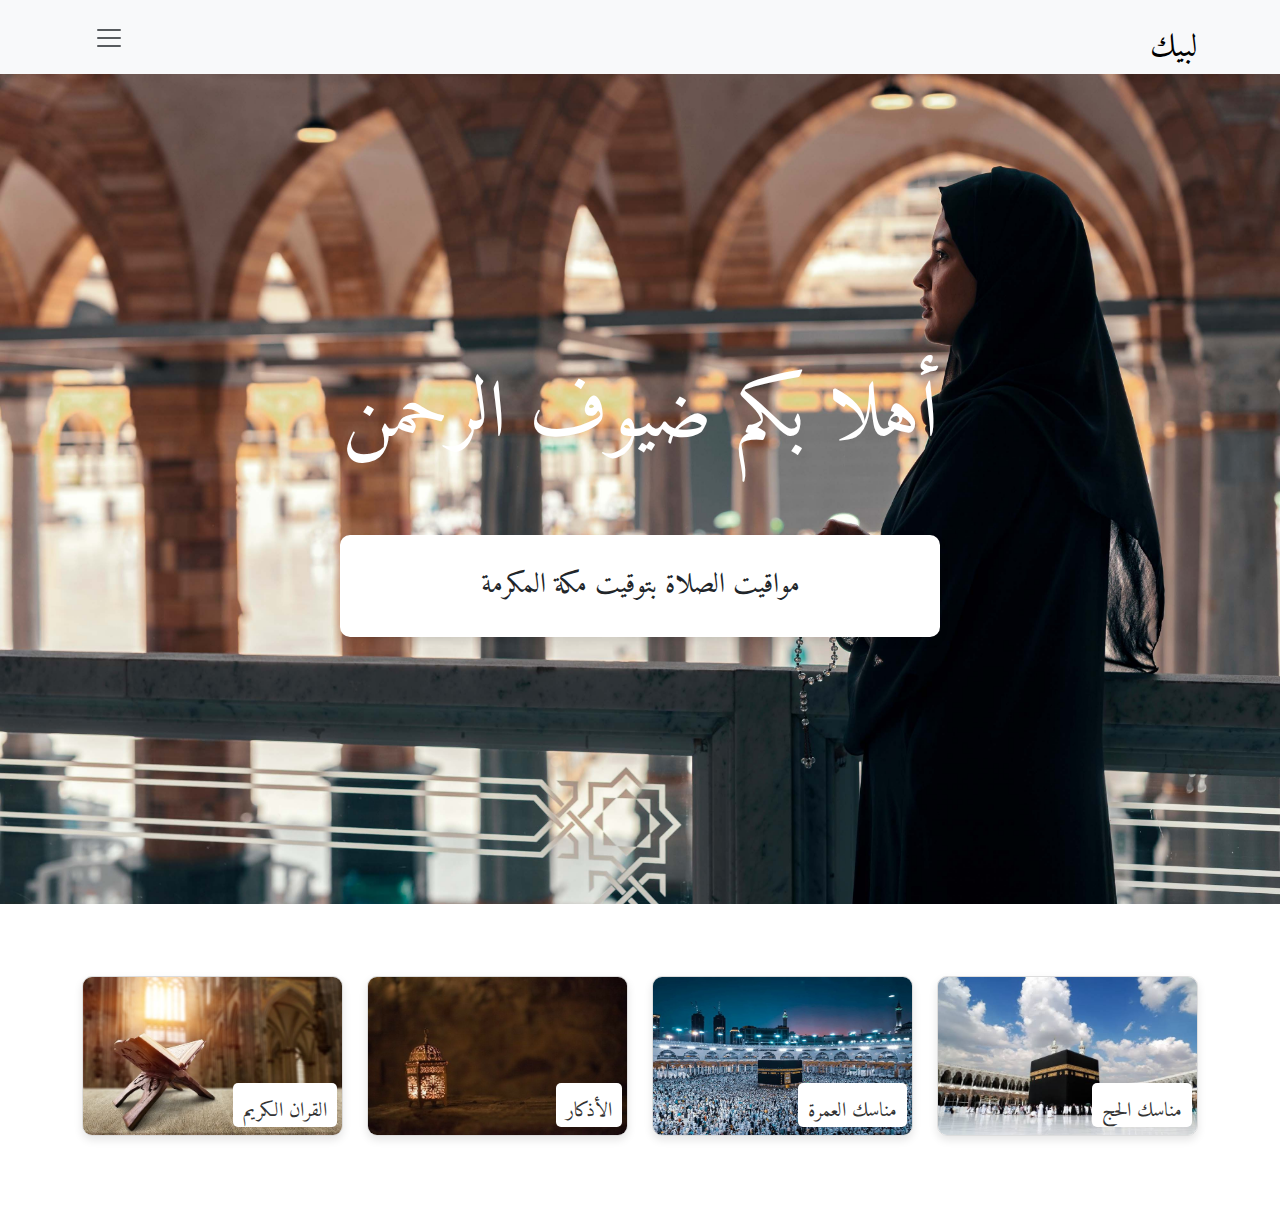
<file: index.html>
<!DOCTYPE html>
<html lang="en" dir="rtl">
  <head>
    <meta charset="UTF-8" />
    <meta name="viewport" content="width=device-width, initial-scale=1.0" />
    <title>لبيك</title>
    <!-- font -->
    <link rel="preconnect" href="https://fonts.googleapis.com" />
    <link rel="preconnect" href="https://fonts.gstatic.com" crossorigin />
    <link
      href="https://fonts.googleapis.com/css2?family=Amiri+Quran&display=swap"
      rel="stylesheet"
    />
    <!-- css files -->
    <link rel="stylesheet" href="assets/helpers/all.min.css" />
    <link rel="stylesheet" href="assets/helpers/bootstrap.min.css" />
    <link rel="stylesheet" href="assets/css/global.css" />
    <link rel="stylesheet" href="assets/css/index.css" />
  </head>
  <body>
    <!-- Navbar -->
    <nav class="navbar navbar-light bg-light py-2">
      <div class="container d-flex align-items-center">
        <a class="navbar-brand fs-2 m-0" href="index.html">لبيك</a>
        <button class="navbar-toggler" type="button" onclick="openNav()">
          <span class="navbar-toggler-icon"></span>
        </button>
      </div>
    </nav>
    <div id="sideNav" class="sidenav">
      <a href="javascript:void(0)" class="closebtn" onclick="closeNav()"
        >&times;</a
      >
      <ul class="nav flex-column mt-4">
        <li class="nav-item">
          <a href="index.html" class="pe-5"
            ><i class="fa fa-home"></i>الرئيسية</a
          >
        </li>
        <li class="nav-item">
          <a href="hajj.html" class="pe-5">
            <img src="assets/images/hijj.png" alt="" />
            مناسك الحج
          </a>
        </li>
        <li class="nav-item">
          <a href="amra.html" class="pe-5">
            <img src="assets/images/amra.png" alt="" />
            مناسك العمرة
          </a>
        </li>
        <li class="nav-item">
          <a href="azkar.html" class="pe-5">
            <img src="assets/images/hands.png" alt="" />
            الأذكار
          </a>
        </li>
        <li class="nav-item">
          <a href="tawaf.html" class="pe-5">
            <img src="assets/images/walk.png" alt="" />
            الطواف
          </a>
        </li>
        <li class="nav-item">
          <a href="quran.html" class="pe-5">
            <img src="assets/images/quran.png" alt="" />
            القران الكريم
          </a>
        </li>
        <li class="nav-item">
          <a href="chat.html" class="pe-5">
            <i class="fa-regular fa-comments"></i>
            شات
          </a>
        </li>
        <li class="nav-item">
          <a href="map.html" class="pe-5">
            <img src="assets/images/location.png" alt="" />
            وصلنى
          </a>
        </li>
        <li class="nav-item">
          <a href="aboutus.html" class="pe-5">
            <img src="assets/images/about.png" alt="" />
            من نحن
          </a>
        </li>
        <li class="nav-item">
          <a href="contact.html" class="pe-5">
            <i class="fa-regular fa-message"></i>
            تواصل معنا
          </a>
        </li>
        <li class="nav-item">
          <a href="login.html" class="pe-5">
            <i class="fa-solid fa-arrow-right-to-bracket"></i>
            تسجيل الدخول
          </a>
        </li>
      </ul>
    </div>

    <!-- Content -->
    <main class="content">
      <h1 class="text-center">أهلا بكم ضيوف الرحمن</h1>
      <div class="card p-4">
        <h3 class="card-title text-center">مواقيت الصلاة بتوقيت مكة المكرمة</h3>
        <div class="row text-center" id="prayer-times"></div>
      </div>
    </main>

    <!-- blocks -->
    <div class="container py-5">
      <div class="row text-center py-4">
        <div class="col-md-3 col-sm-6 mb-4">
          <a href="hajj.html">
            <div class="block">
              <h5 class="block-title">مناسك الحج</h5>
              <img
                src="assets/images/mecca1.jpg"
                alt="Image 4"
                class="img-fluid"
              />
            </div>
          </a>
        </div>
        <div class="col-md-3 col-sm-6 mb-4">
          <a href="amra.html">
            <div class="block">
              <h5 class="block-title">مناسك العمرة</h5>
              <img
                src="assets/images/mecca2.jpg"
                alt="Image 4"
                class="img-fluid"
              />
            </div>
          </a>
        </div>
        <div class="col-md-3 col-sm-6 mb-4">
          <a href="azkar.html">
            <div class="block">
              <h5 class="block-title">الأذكار</h5>
              <img
                src="assets/images/mecca3.jpg"
                alt="Image 4"
                class="img-fluid"
              />
            </div>
          </a>
        </div>
        <div class="col-md-3 col-sm-6 mb-4">
          <a href="quran.html">
            <div class="block">
              <h5 class="block-title">القران الكريم</h5>
              <img
                src="assets/images/quran.jpg"
                alt="Image 4"
                class="img-fluid"
              />
            </div>
          </a>
        </div>
      </div>
    </div>

    <script src="assets/js/bootstrap.min.js"></script>
    <script src="assets/js/global.js"></script>
    <script src="assets/js/index.js"></script>
  </body>
</html>
</file>
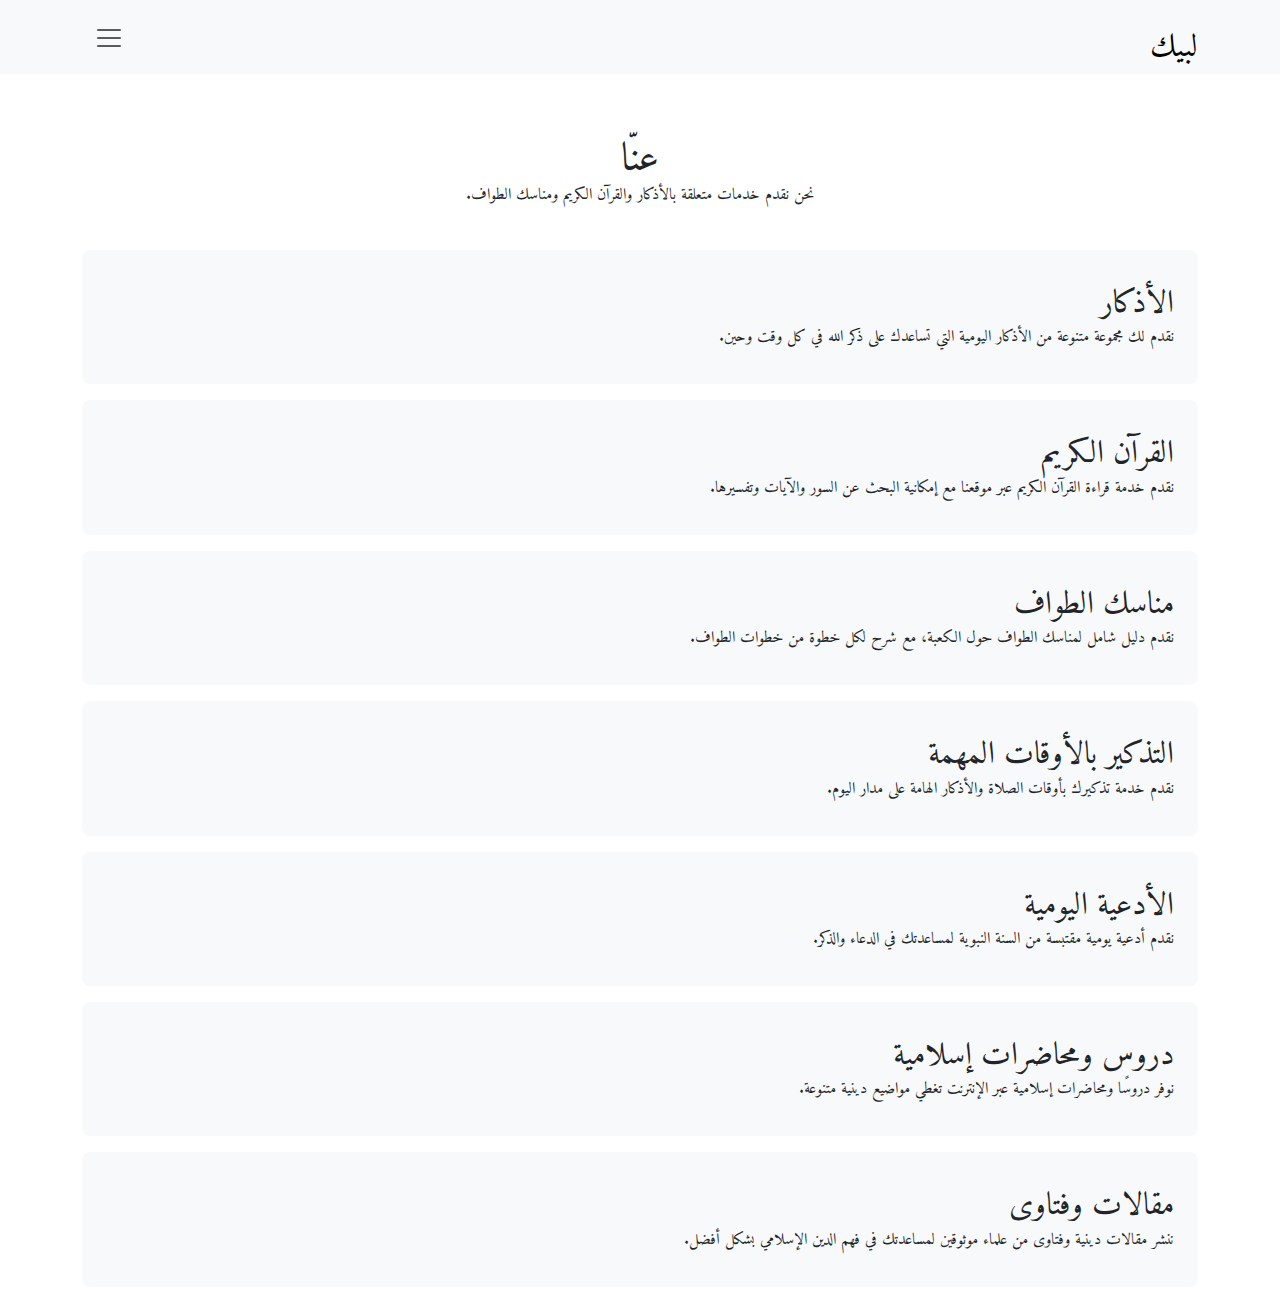
<file: aboutus.html>
<!DOCTYPE html>
<html lang="en" dir="rtl">
  <head>
    <meta charset="UTF-8" />
    <meta name="viewport" content="width=device-width, initial-scale=1.0" />
    <title>لبيك</title>
    <!-- font -->
    <link rel="preconnect" href="https://fonts.googleapis.com" />
    <link rel="preconnect" href="https://fonts.gstatic.com" crossorigin />
    <link
      href="https://fonts.googleapis.com/css2?family=Amiri+Quran&display=swap"
      rel="stylesheet"
    />
    <!-- css files -->
    <link rel="stylesheet" href="assets/helpers/all.min.css" />
    <link rel="stylesheet" href="assets/helpers/bootstrap.min.css" />
    <link rel="stylesheet" href="assets/css/global.css" />
  </head>
  <body>
    <!-- Navbar -->
    <nav class="navbar navbar-light bg-light py-2">
      <div class="container d-flex align-items-center">
        <a class="navbar-brand fs-2 m-0" href="index.html">لبيك</a>
        <button class="navbar-toggler" type="button" onclick="openNav()">
          <span class="navbar-toggler-icon"></span>
        </button>
      </div>
    </nav>
    <div id="sideNav" class="sidenav">
      <a href="javascript:void(0)" class="closebtn" onclick="closeNav()"
        >&times;</a
      >
      <ul class="nav flex-column mt-4">
        <li class="nav-item">
          <a href="index.html" class="pe-5"
            ><i class="fa fa-home"></i>الرئيسية</a
          >
        </li>
        <li class="nav-item">
          <a href="hajj.html" class="pe-5">
            <img src="assets/images/hijj.png" alt="" />
            مناسك الحج
          </a>
        </li>
        <li class="nav-item">
          <a href="amra.html" class="pe-5">
            <img src="assets/images/amra.png" alt="" />
            مناسك العمرة
          </a>
        </li>
        <li class="nav-item">
          <a href="azkar.html" class="pe-5">
            <img src="assets/images/hands.png" alt="" />
            الأذكار
          </a>
        </li>
        <li class="nav-item">
          <a href="tawaf.html" class="pe-5">
            <img src="assets/images/walk.png" alt="" />
            الطواف
          </a>
        </li>
        <li class="nav-item">
          <a href="quran.html" class="pe-5">
            <img src="assets/images/quran.png" alt="" />
            القران الكريم
          </a>
        </li>
        <li class="nav-item">
          <a href="chat.html" class="pe-5">
            <i class="fa-regular fa-comments"></i>
            شات
          </a>
        </li>
        <li class="nav-item">
          <a href="map.html" class="pe-5">
            <img src="assets/images/location.png" alt="" />
            وصلنى
          </a>
        </li>
        <li class="nav-item">
          <a href="aboutus.html" class="pe-5">
            <img src="assets/images/about.png" alt="" />
            من نحن
          </a>
        </li>
        <li class="nav-item">
          <a href="contact.html" class="pe-5">
            <i class="fa-regular fa-message"></i>
            تواصل معنا
          </a>
        </li>
        <li class="nav-item">
          <a href="login.html" class="pe-5">
            <i class="fa-solid fa-arrow-right-to-bracket"></i>
            تسجيل الدخول
          </a>
        </li>
      </ul>
    </div>

    <!-- chat -->
    <section class="about us">
      <div class="container mt-5">
        <div class="mb-5">
          <h1 class="text-center">عنّا</h1>
          <p class="text-center">
            نحن نقدم خدمات متعلقة بالأذكار والقرآن الكريم ومناسك الطواف.
          </p>
        </div>

        <div class="service bg-light mb-3 rounded-3 p-4">
          <h2>الأذكار</h2>
          <p>
            نقدم لك مجموعة متنوعة من الأذكار اليومية التي تساعدك على ذكر الله في
            كل وقت وحين.
          </p>
        </div>

        <div class="service bg-light mb-3 rounded-3 p-4">
          <h2>القرآن الكريم</h2>
          <p>
            نقدم خدمة قراءة القرآن الكريم عبر موقعنا مع إمكانية البحث عن السور
            والآيات وتفسيرها.
          </p>
        </div>

        <div class="service bg-light mb-3 rounded-3 p-4">
          <h2>مناسك الطواف</h2>
          <p>
            نقدم دليل شامل لمناسك الطواف حول الكعبة، مع شرح لكل خطوة من خطوات
            الطواف.
          </p>
        </div>
        <div class="service bg-light mb-3 rounded-3 p-4">
          <h2>التذكير بالأوقات المهمة</h2>
          <p>نقدم خدمة تذكيرك بأوقات الصلاة والأذكار الهامة على مدار اليوم.</p>
        </div>

        <div class="service bg-light mb-3 rounded-3 p-4">
          <h2>الأدعية اليومية</h2>
          <p>
            نقدم أدعية يومية مقتبسة من السنة النبوية لمساعدتك في الدعاء والذكر.
          </p>
        </div>

        <div class="service bg-light mb-3 rounded-3 p-4">
          <h2>دروس ومحاضرات إسلامية</h2>
          <p>
            نوفر دروسًا ومحاضرات إسلامية عبر الإنترنت تغطي مواضيع دينية متنوعة.
          </p>
        </div>

        <div class="service bg-light mb-3 rounded-3 p-4">
          <h2>مقالات وفتاوى</h2>
          <p>
            ننشر مقالات دينية وفتاوى من علماء موثوقين لمساعدتك في فهم الدين
            الإسلامي بشكل أفضل.
          </p>
        </div>
      </div>
    </section>

    <script src="assets/js/bootstrap.min.js"></script>
    <script src="assets/js/global.js"></script>
  </body>
</html>
</file>
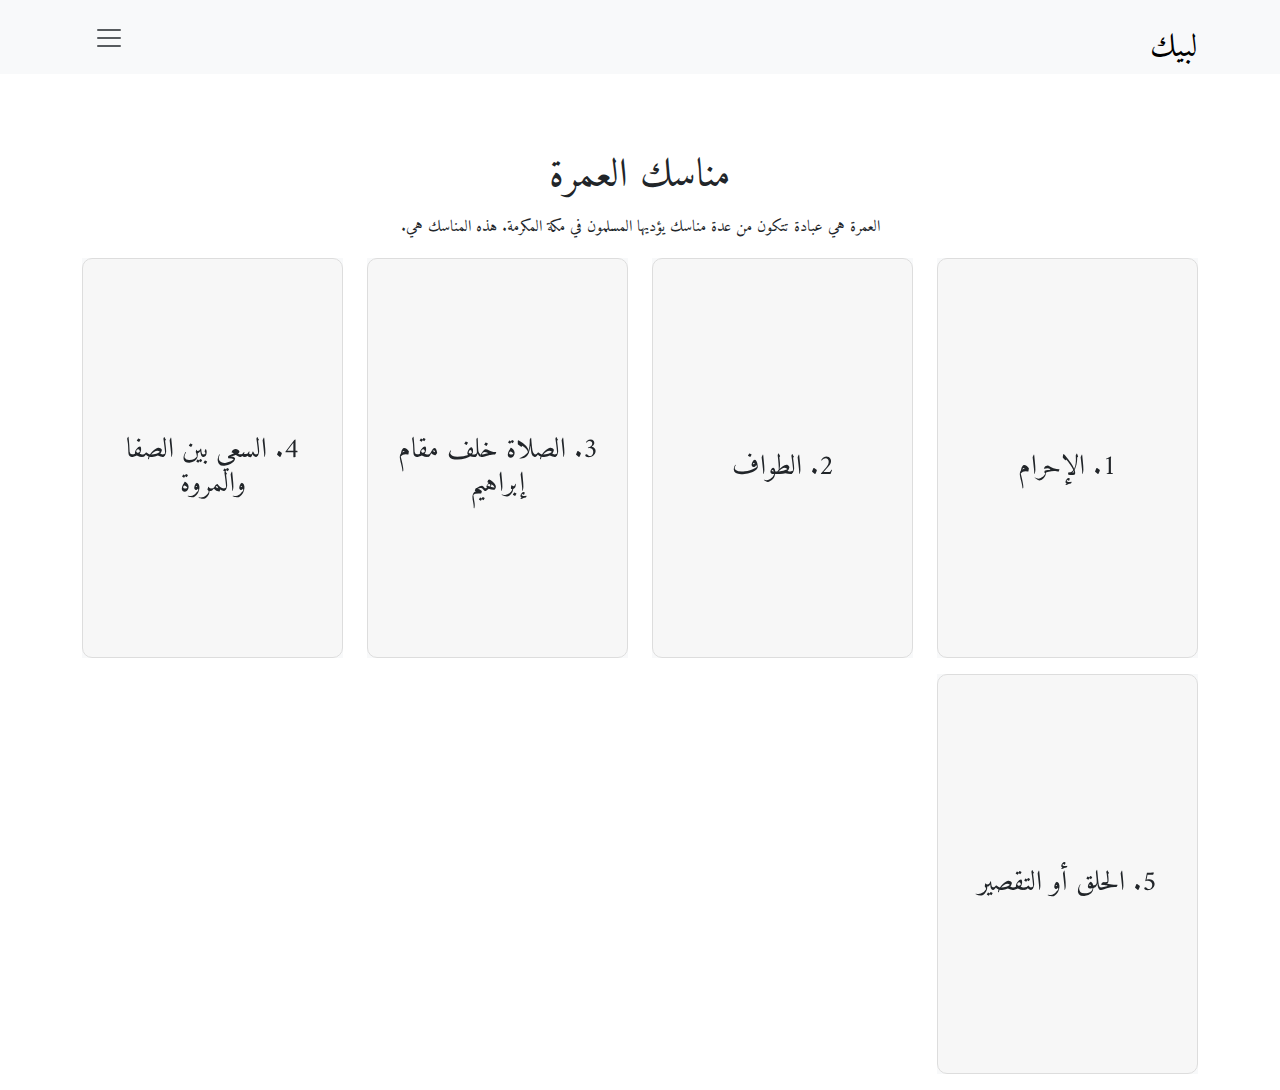
<file: amra.html>
<!DOCTYPE html>
<html lang="en" dir="rtl">
  <head>
    <meta charset="UTF-8" />
    <meta name="viewport" content="width=device-width, initial-scale=1.0" />
    <title>لبيك</title>
    <!-- font -->
    <link rel="preconnect" href="https://fonts.googleapis.com" />
    <link rel="preconnect" href="https://fonts.gstatic.com" crossorigin />
    <link
      href="https://fonts.googleapis.com/css2?family=Amiri+Quran&display=swap"
      rel="stylesheet"
    />
    <!-- css files -->
    <link rel="stylesheet" href="assets/helpers/all.min.css" />
    <link rel="stylesheet" href="assets/helpers/bootstrap.min.css" />
    <link rel="stylesheet" href="assets/css/global.css" />
    <link rel="stylesheet" href="assets/css/amra.css" />
  </head>
  <body>
    <!-- Navbar -->
    <nav class="navbar navbar-light bg-light py-2">
      <div class="container d-flex align-items-center">
        <a class="navbar-brand fs-2 m-0" href="index.html">لبيك</a>
        <button class="navbar-toggler" type="button" onclick="openNav()">
          <span class="navbar-toggler-icon"></span>
        </button>
      </div>
    </nav>
    <div id="sideNav" class="sidenav">
      <a href="javascript:void(0)" class="closebtn" onclick="closeNav()"
        >&times;</a
      >
      <ul class="nav flex-column mt-4">
        <li class="nav-item">
          <a href="index.html" class="pe-5"
            ><i class="fa fa-home"></i>الرئيسية</a
          >
        </li>
        <li class="nav-item">
          <a href="hajj.html" class="pe-5">
            <img src="assets/images/hijj.png" alt="" />
            مناسك الحج
          </a>
        </li>
        <li class="nav-item">
          <a href="amra.html" class="pe-5">
            <img src="assets/images/amra.png" alt="" />
            مناسك العمرة
          </a>
        </li>
        <li class="nav-item">
          <a href="azkar.html" class="pe-5">
            <img src="assets/images/hands.png" alt="" />
            الأذكار
          </a>
        </li>
        <li class="nav-item">
          <a href="tawaf.html" class="pe-5">
            <img src="assets/images/walk.png" alt="" />
            الطواف
          </a>
        </li>
        <li class="nav-item">
          <a href="quran.html" class="pe-5">
            <img src="assets/images/quran.png" alt="" />
            القران الكريم
          </a>
        </li>
        <li class="nav-item">
          <a href="chat.html" class="pe-5">
            <i class="fa-regular fa-comments"></i>
            شات
          </a>
        </li>
        <li class="nav-item">
          <a href="map.html" class="pe-5">
            <img src="assets/images/location.png" alt="" />
            وصلنى
          </a>
        </li>
        <li class="nav-item">
          <a href="aboutus.html" class="pe-5">
            <img src="assets/images/about.png" alt="" />
            من نحن
          </a>
        </li>
        <li class="nav-item">
          <a href="contact.html" class="pe-5">
            <i class="fa-regular fa-message"></i>
            تواصل معنا
          </a>
        </li>
        <li class="nav-item">
          <a href="login.html" class="pe-5">
            <i class="fa-solid fa-arrow-right-to-bracket"></i>
            تسجيل الدخول
          </a>
        </li>
      </ul>
    </div>

    <section class="content">
      <div class="container mt-5">
        <h1 class="text-center pt-3">مناسك العمرة</h1>
        <p class="text-center my-4">
          العمرة هي عبادة تتكون من عدة مناسك يؤديها المسلمون في مكة المكرمة. هذه
          المناسك هي.
        </p>
        <div class="row">
          <div class="col-12 col-sm-6 col-lg-3 mb-3">
            <div class="flip-card bg-light">
              <div class="flip-card-inner">
                <div class="flip-card-front">
                  <h3 class="card-title">1. الإحرام</h3>
                </div>
                <div class="flip-card-back">
                  <p class="card-text">
                    النية: يبدأ الحاج أو المعتمر بالنية للدخول في العمرة من
                    الميقات (المكان المحدد للإحرام). ملابس الإحرام: يرتدي الرجال
                    ملابس الإحرام وهي إزار ورداء أبيضين غير مخيطين، أما النساء
                    فيرتدين ملابسهن العادية التي تستر جميع الجسم عدا الوجه
                    واليدين. التلبية: بعد ارتداء ملابس الإحرام، يقول المعتمر:
                    "لبيك عمرة" ويبدأ بالتلبية: "لبيك اللهم لبيك، لبيك لا شريك
                    لك لبيك، إن الحمد والنعمة لك والملك، لا شريك لك".
                  </p>
                </div>
              </div>
            </div>
          </div>

          <div class="col-12 col-sm-6 col-lg-3 mb-3">
            <div class="flip-card bg-light">
              <div class="flip-card-inner">
                <div class="flip-card-front">
                  <h3 class="card-title">2. الطواف</h3>
                </div>
                <div class="flip-card-back">
                  <p class="card-text">
                    الطواف بالكعبة: عند الوصول إلى المسجد الحرام، يبدأ المعتمر
                    بالطواف حول الكعبة سبعة أشواط، بدءًا من الحجر الأسود وينتهي
                    عنده. يجب أن تكون الكعبة على يسار المعتمر أثناء الطواف.
                    الدعاء والذكر: أثناء الطواف، يمكن للمعتمر الدعاء والذكر بما
                    يشاء، وليس هناك دعاء محدد لكل شوط.
                  </p>
                </div>
              </div>
            </div>
          </div>

          <div class="col-12 col-sm-6 col-lg-3 mb-3">
            <div class="flip-card bg-light">
              <div class="flip-card-inner">
                <div class="flip-card-front">
                  <h3 class="card-title">3. الصلاة خلف مقام إبراهيم</h3>
                </div>
                <div class="flip-card-back">
                  <p class="card-text">
                    الصلاة: بعد الانتهاء من الطواف، يصلي المعتمر ركعتين خلف مقام
                    إبراهيم إن أمكن، ويقرأ في الركعة الأولى سورة الفاتحة وسورة
                    الكافرون، وفي الركعة الثانية سورة الفاتحة وسورة الإخلاص.
                  </p>
                </div>
              </div>
            </div>
          </div>

          <div class="col-12 col-sm-6 col-lg-3 mb-3">
            <div class="flip-card bg-light">
              <div class="flip-card-inner">
                <div class="flip-card-front">
                  <h3 class="card-title">4. السعي بين الصفا والمروة</h3>
                </div>
                <div class="flip-card-back">
                  <p class="card-text">
                    السعي: بعد الصلاة، يتوجه المعتمر إلى الصفا ليبدأ السعي بين
                    الصفا والمروة سبعة أشواط. يبدأ من الصفا وينتهي في المروة.
                    يعتبر الذهاب من الصفا إلى المروة شوطًا، والعودة من المروة
                    إلى الصفا شوطًا آخر. الدعاء والذكر: أثناء السعي، يمكن
                    للمعتمر الدعاء والذكر بما يشاء، وليس هناك دعاء محدد لكل شوط.
                  </p>
                </div>
              </div>
            </div>
          </div>

          <div class="col-12 col-sm-6 col-lg-3 mb-3">
            <div class="flip-card bg-light">
              <div class="flip-card-inner">
                <div class="flip-card-front">
                  <h3 class="card-title">5. الحلق أو التقصير</h3>
                </div>
                <div class="flip-card-back">
                  <p class="card-text">
                    الحلق أو التقصير: بعد الانتهاء من السعي، يقوم الرجال بحلق
                    رؤوسهم بالكامل أو تقصير شعرهم. أما النساء، فيقصّرن من أطراف
                    شعرهن بمقدار بسيط (حوالي سنتيمتر أو أقل). التحلل: بعد الحلق
                    أو التقصير، يتحلل المعتمر من الإحرام ويعود لحياته العادية.
                  </p>
                </div>
              </div>
            </div>
          </div>
        </div>
      </div>
    </section>

    <script src="assets/js/bootstrap.min.js"></script>
    <script src="assets/js/global.js"></script>
  </body>
</html>
</file>
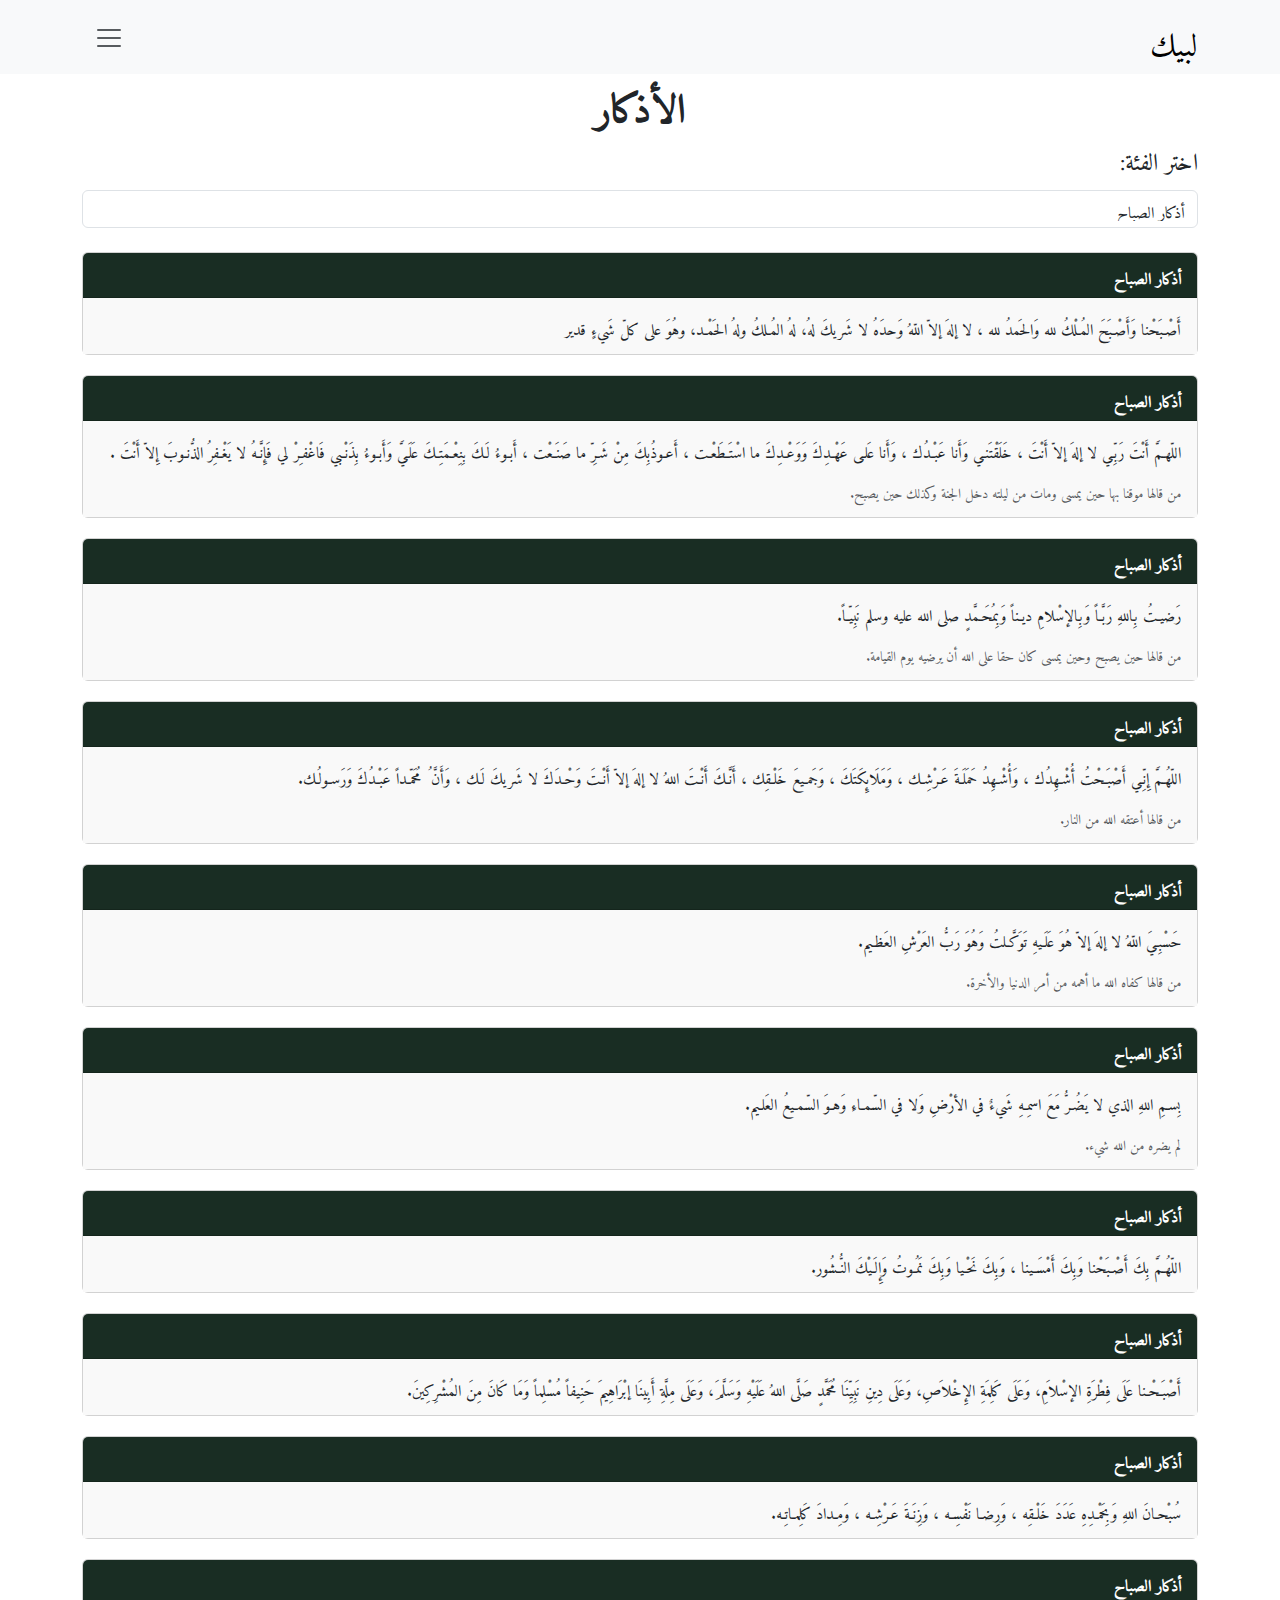
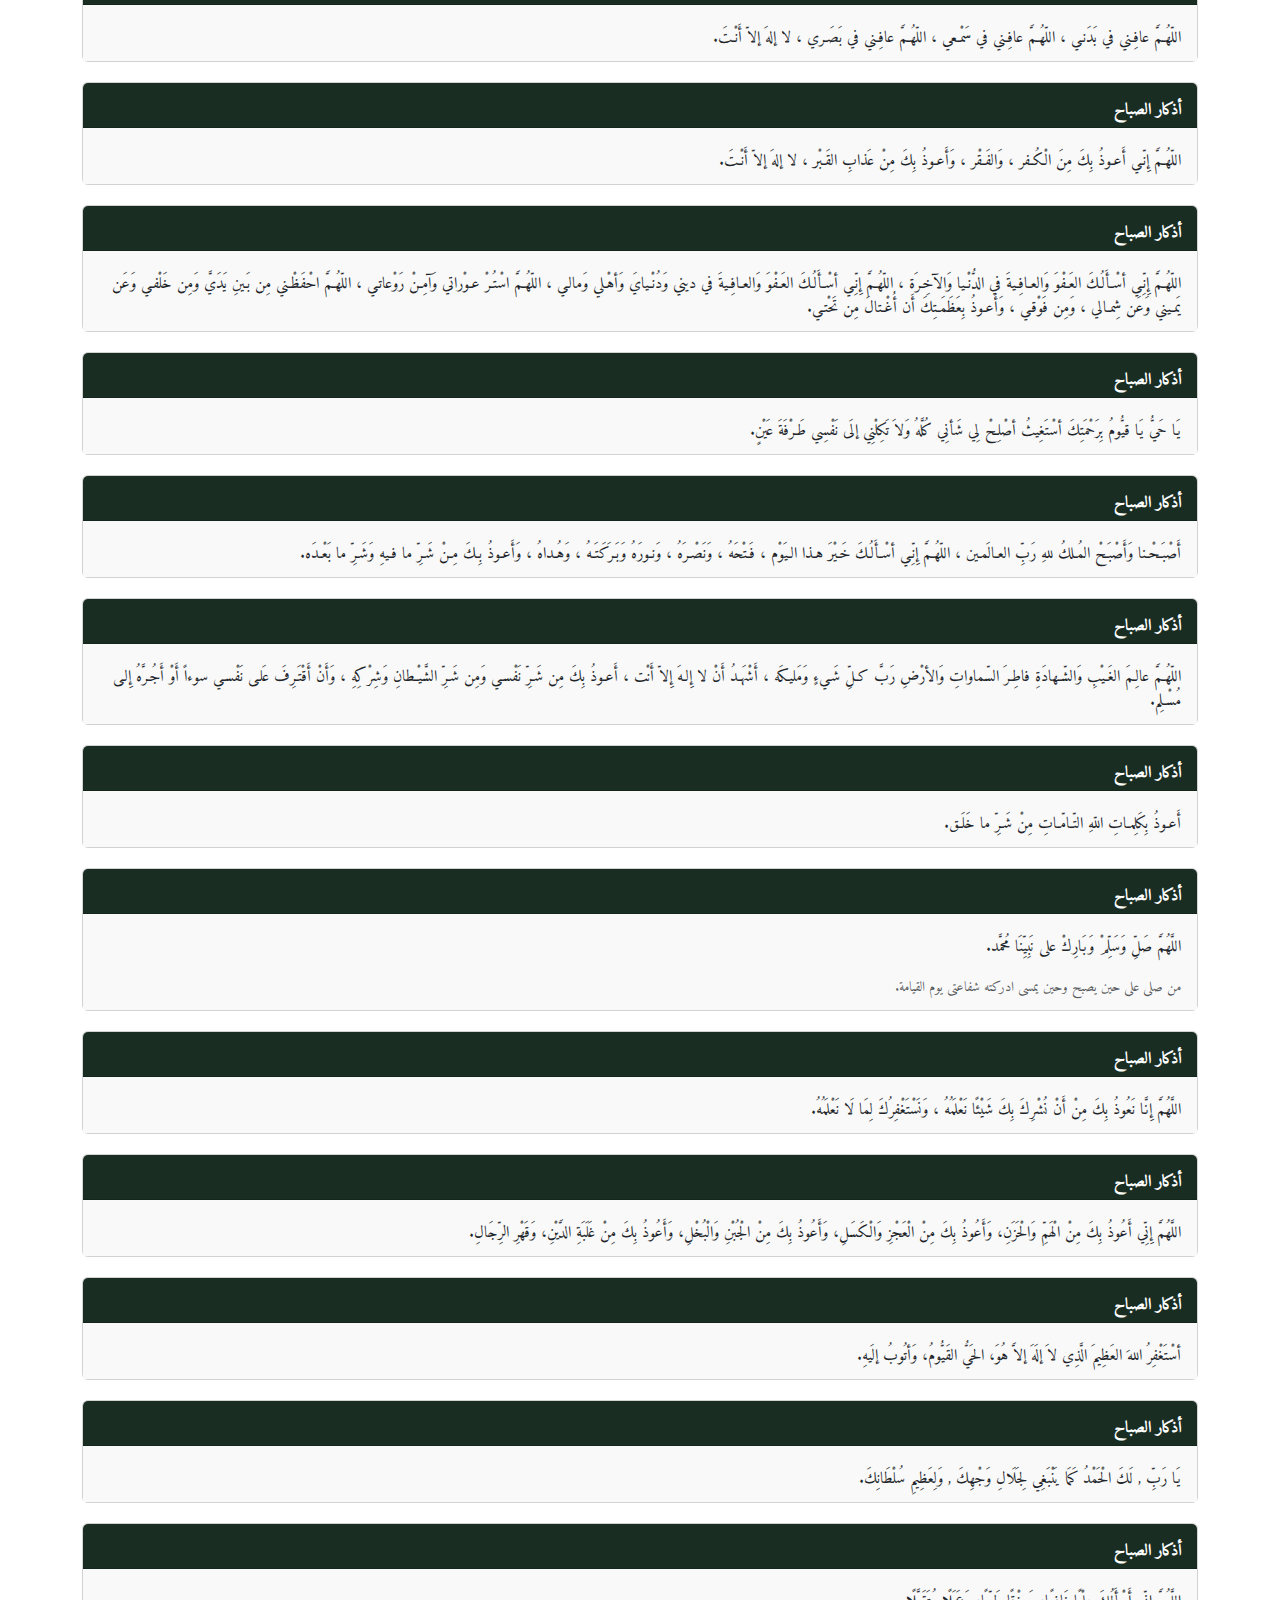
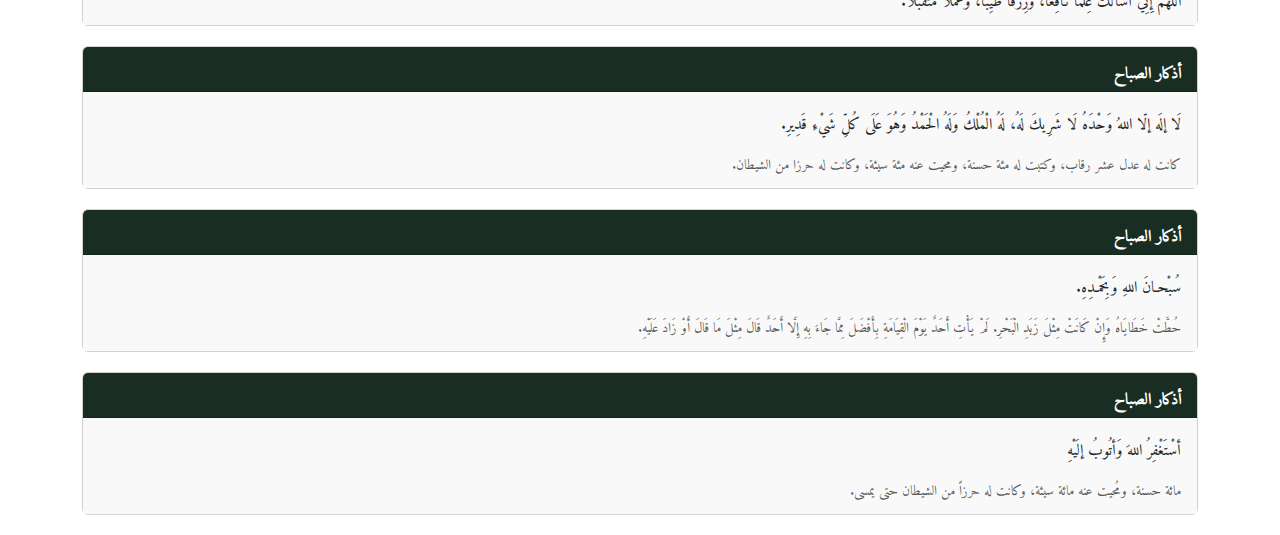
<file: azkar.html>
<!DOCTYPE html>
<html lang="en" dir="rtl">
  <head>
    <meta charset="UTF-8" />
    <meta name="viewport" content="width=device-width, initial-scale=1.0" />
    <title>لبيك</title>
    <!-- font -->
    <link rel="preconnect" href="https://fonts.googleapis.com" />
    <link rel="preconnect" href="https://fonts.gstatic.com" crossorigin />
    <link
      href="https://fonts.googleapis.com/css2?family=Amiri+Quran&display=swap"
      rel="stylesheet"
    />
    <!-- css files -->
    <link rel="stylesheet" href="assets/helpers/all.min.css" />
    <link rel="stylesheet" href="assets/helpers/bootstrap.min.css" />
    <link rel="stylesheet" href="assets/css/global.css" />
    <link rel="stylesheet" href="assets/css/azkar.css" />
  </head>
  <body>
    <!-- Navbar -->
    <nav class="navbar navbar-light bg-light py-2">
      <div class="container d-flex align-items-center">
        <a class="navbar-brand fs-2 m-0" href="index.html">لبيك</a>
        <button class="navbar-toggler" type="button" onclick="openNav()">
          <span class="navbar-toggler-icon"></span>
        </button>
      </div>
    </nav>
    <div id="sideNav" class="sidenav">
      <a href="javascript:void(0)" class="closebtn" onclick="closeNav()"
        >&times;</a
      >
      <ul class="nav flex-column mt-4">
        <li class="nav-item">
          <a href="index.html" class="pe-5"
            ><i class="fa fa-home"></i>الرئيسية</a
          >
        </li>
        <li class="nav-item">
          <a href="hajj.html" class="pe-5">
            <img src="assets/images/hijj.png" alt="" />
            مناسك الحج
          </a>
        </li>
        <li class="nav-item">
          <a href="amra.html" class="pe-5">
            <img src="assets/images/amra.png" alt="" />
            مناسك العمرة
          </a>
        </li>
        <li class="nav-item">
          <a href="azkar.html" class="pe-5">
            <img src="assets/images/hands.png" alt="" />
            الأذكار
          </a>
        </li>
        <li class="nav-item">
          <a href="tawaf.html" class="pe-5">
            <img src="assets/images/walk.png" alt="" />
            الطواف
          </a>
        </li>
        <li class="nav-item">
          <a href="quran.html" class="pe-5">
            <img src="assets/images/quran.png" alt="" />
            القران الكريم
          </a>
        </li>
        <li class="nav-item">
          <a href="chat.html" class="pe-5">
            <i class="fa-regular fa-comments"></i>
            شات
          </a>
        </li>
        <li class="nav-item">
          <a href="map.html" class="pe-5">
            <img src="assets/images/location.png" alt="" />
            وصلنى
          </a>
        </li>
        <li class="nav-item">
          <a href="aboutus.html" class="pe-5">
            <img src="assets/images/about.png" alt="" />
            من نحن
          </a>
        </li>
        <li class="nav-item">
          <a href="contact.html" class="pe-5">
            <i class="fa-regular fa-message"></i>
            تواصل معنا
          </a>
        </li>
        <li class="nav-item">
          <a href="login.html" class="pe-5">
            <i class="fa-solid fa-arrow-right-to-bracket"></i>
            تسجيل الدخول
          </a>
        </li>
      </ul>
    </div>

    <!-- azkar -->
    <section class="content">
      <div class="container">
        <h1 class="text-center mb-3 fw-bold">الأذكار</h1>
        <!-- Dropdown for categories -->
        <div class="form-group mb-4">
          <label for="categories" class="fs-4 mb-3">اختر الفئة:</label>
          <select class="form-control" id="categories"></select>
        </div>

        <div id="azkar-container"></div>
      </div>
    </section>

    <!-- js files -->
    <script src="https://code.jquery.com/jquery-3.5.1.min.js"></script>
    <script src="assets/js/bootstrap.min.js"></script>
    <script src="assets/js/global.js"></script>
    <script src="assets/js/azkar.js"></script>
  </body>
</html>
</file>
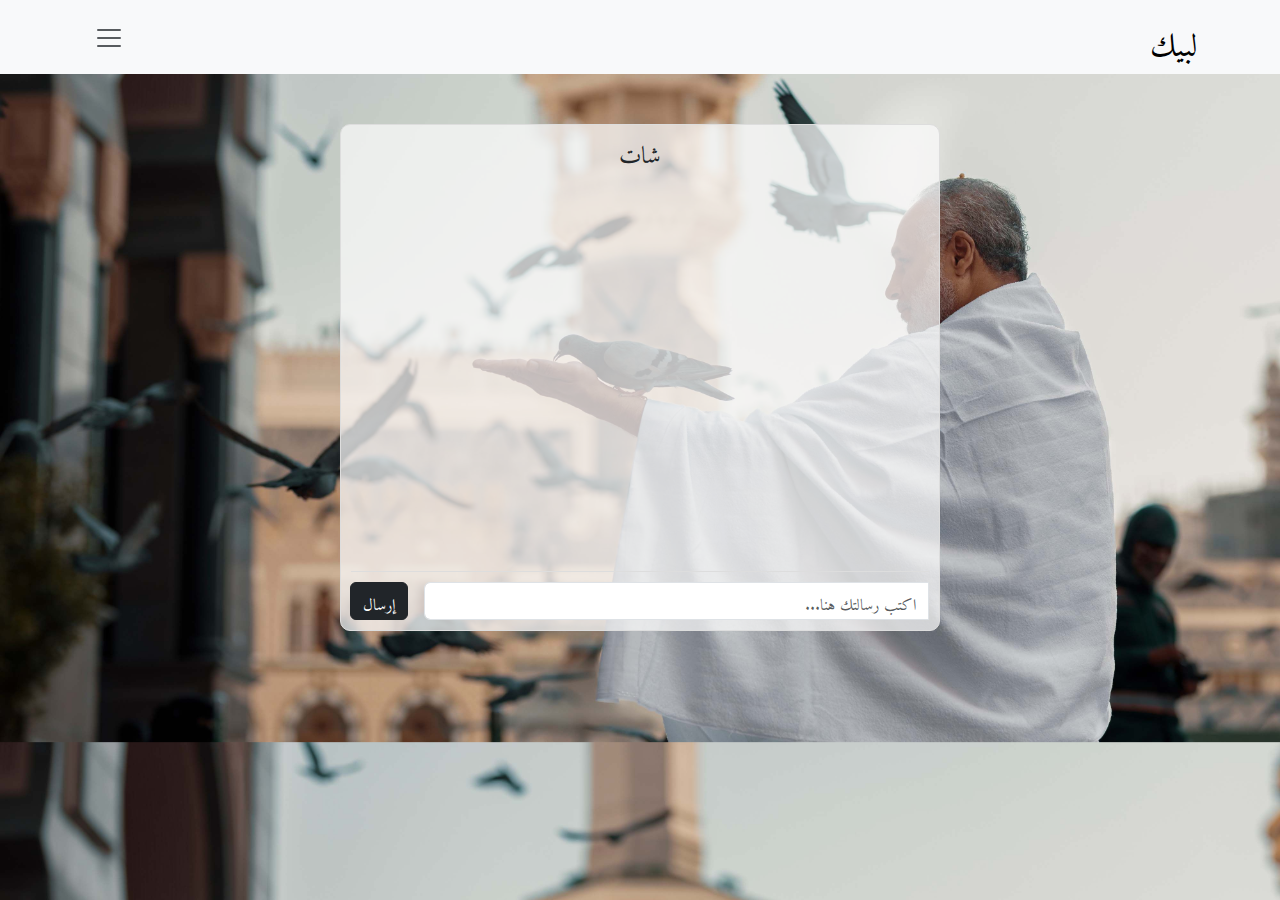
<file: chat.html>
<!DOCTYPE html>
<html lang="en" dir="rtl">
  <head>
    <meta charset="UTF-8" />
    <meta name="viewport" content="width=device-width, initial-scale=1.0" />
    <title>لبيك</title>
    <!-- font -->
    <link rel="preconnect" href="https://fonts.googleapis.com" />
    <link rel="preconnect" href="https://fonts.gstatic.com" crossorigin />
    <link
      href="https://fonts.googleapis.com/css2?family=Amiri+Quran&display=swap"
      rel="stylesheet"
    />
    <!-- css files -->
    <link rel="stylesheet" href="assets/helpers/all.min.css" />
    <link rel="stylesheet" href="assets/helpers/bootstrap.min.css" />
    <link rel="stylesheet" href="assets/css/global.css" />
    <link rel="stylesheet" href="assets/css/chat.css" />
  </head>
  <body>
    <!-- Navbar -->
    <nav class="navbar navbar-light bg-light py-2">
      <div class="container d-flex align-items-center">
        <a class="navbar-brand fs-2 m-0" href="index.html">لبيك</a>
        <button class="navbar-toggler" type="button" onclick="openNav()">
          <span class="navbar-toggler-icon"></span>
        </button>
      </div>
    </nav>
    <div id="sideNav" class="sidenav">
      <a href="javascript:void(0)" class="closebtn" onclick="closeNav()"
        >&times;</a
      >
      <ul class="nav flex-column mt-4">
        <li class="nav-item">
          <a href="index.html" class="pe-5"
            ><i class="fa fa-home"></i>الرئيسية</a
          >
        </li>
        <li class="nav-item">
          <a href="hajj.html" class="pe-5">
            <img src="assets/images/hijj.png" alt="" />
            مناسك الحج
          </a>
        </li>
        <li class="nav-item">
          <a href="amra.html" class="pe-5">
            <img src="assets/images/amra.png" alt="" />
            مناسك العمرة
          </a>
        </li>
        <li class="nav-item">
          <a href="azkar.html" class="pe-5">
            <img src="assets/images/hands.png" alt="" />
            الأذكار
          </a>
        </li>
        <li class="nav-item">
          <a href="tawaf.html" class="pe-5">
            <img src="assets/images/walk.png" alt="" />
            الطواف
          </a>
        </li>
        <li class="nav-item">
          <a href="quran.html" class="pe-5">
            <img src="assets/images/quran.png" alt="" />
            القران الكريم
          </a>
        </li>
        <li class="nav-item">
          <a href="chat.html" class="pe-5">
            <i class="fa-regular fa-comments"></i>
            شات
          </a>
        </li>
        <li class="nav-item">
          <a href="map.html" class="pe-5">
            <img src="assets/images/location.png" alt="" />
            وصلنى
          </a>
        </li>
        <li class="nav-item">
          <a href="aboutus.html" class="pe-5">
            <img src="assets/images/about.png" alt="" />
            من نحن
          </a>
        </li>
        <li class="nav-item">
          <a href="contact.html" class="pe-5">
            <i class="fa-regular fa-message"></i>
            تواصل معنا
          </a>
        </li>
        <li class="nav-item">
          <a href="login.html" class="pe-5">
            <i class="fa-solid fa-arrow-right-to-bracket"></i>
            تسجيل الدخول
          </a>
        </li>
      </ul>
    </div>

    <!-- chat -->
    <section class="chat">
      <div class="container chat-container">
        <h4 class="text-center">شات</h4>
        <div class="messages" id="messages">
          <!-- الرسائل ستظهر هنا -->
        </div>
        <div class="input-group gap-3">
          <input
            type="text"
            class="form-control"
            id="messageInput"
            placeholder="اكتب رسالتك هنا..."
          />
          <div class="input-group-append">
            <button class="btn btn-dark" id="sendButton">إرسال</button>
          </div>
        </div>
      </div>
    </section>

    <script src="assets/js/bootstrap.min.js"></script>
    <script src="assets/js/global.js"></script>
    <script src="assets/js/chat.js"></script>
  </body>
</html>
</file>
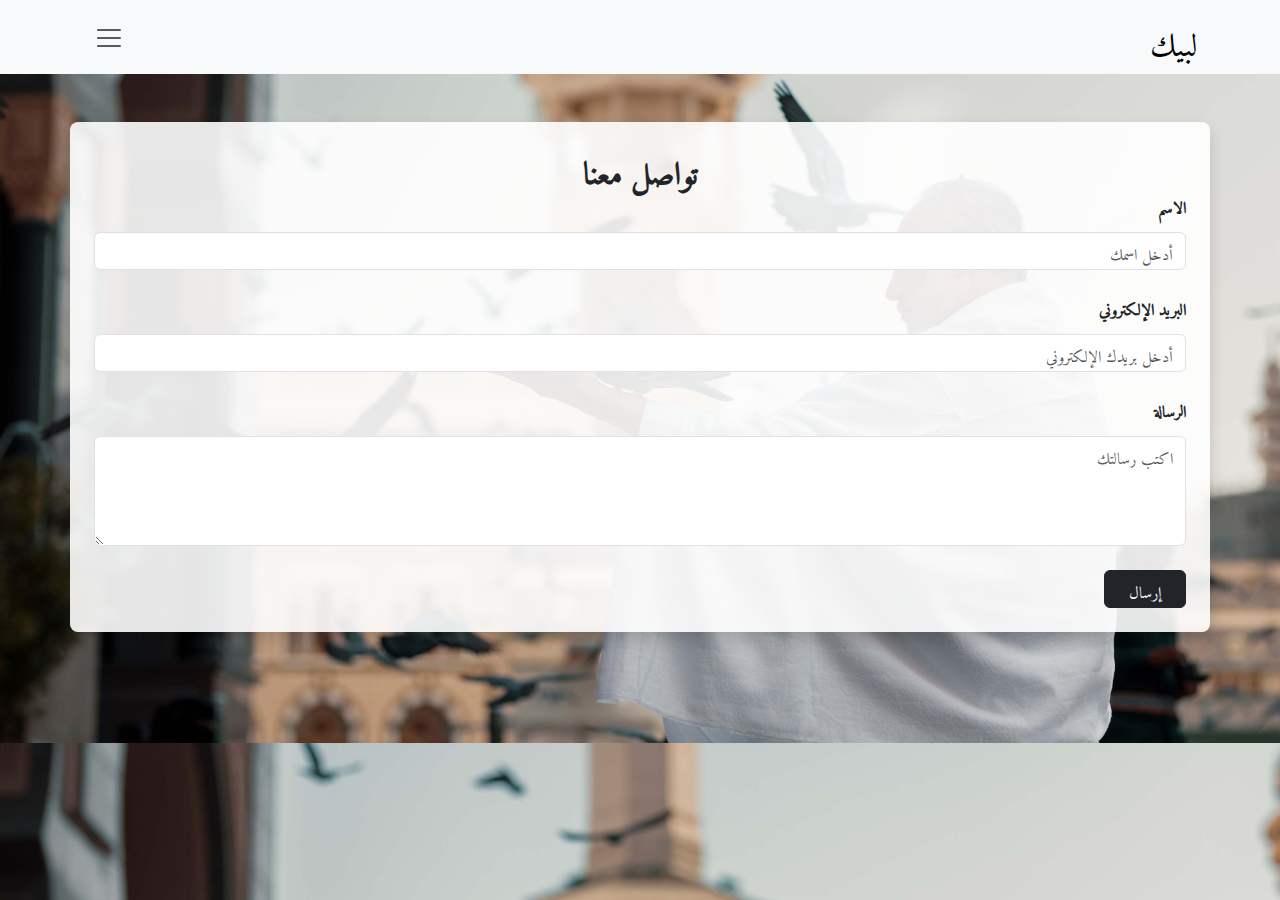
<file: contact.html>
<!DOCTYPE html>
<html lang="en" dir="rtl">
  <head>
    <meta charset="UTF-8" />
    <meta name="viewport" content="width=device-width, initial-scale=1.0" />
    <title>لبيك</title>
    <!-- font -->
    <link rel="preconnect" href="https://fonts.googleapis.com" />
    <link rel="preconnect" href="https://fonts.gstatic.com" crossorigin />
    <link
      href="https://fonts.googleapis.com/css2?family=Amiri+Quran&display=swap"
      rel="stylesheet"
    />
    <!-- css files -->
    <link rel="stylesheet" href="assets/helpers/all.min.css" />
    <link rel="stylesheet" href="assets/helpers/bootstrap.min.css" />
    <link rel="stylesheet" href="assets/css/global.css" />
    <link rel="stylesheet" href="assets/css/contact.css" />
  </head>
  <body>
    <!-- Navbar -->
    <nav class="navbar navbar-light bg-light py-2">
      <div class="container d-flex align-items-center">
        <a class="navbar-brand fs-2 m-0" href="index.html">لبيك</a>
        <button class="navbar-toggler" type="button" onclick="openNav()">
          <span class="navbar-toggler-icon"></span>
        </button>
      </div>
    </nav>
    <div id="sideNav" class="sidenav">
      <a href="javascript:void(0)" class="closebtn" onclick="closeNav()"
        >&times;</a
      >
      <ul class="nav flex-column mt-4">
        <li class="nav-item">
          <a href="index.html" class="pe-5"
            ><i class="fa fa-home"></i>الرئيسية</a
          >
        </li>
        <li class="nav-item">
          <a href="hajj.html" class="pe-5">
            <img src="assets/images/hijj.png" alt="" />
            مناسك الحج
          </a>
        </li>
        <li class="nav-item">
          <a href="amra.html" class="pe-5">
            <img src="assets/images/amra.png" alt="" />
            مناسك العمرة
          </a>
        </li>
        <li class="nav-item">
          <a href="azkar.html" class="pe-5">
            <img src="assets/images/hands.png" alt="" />
            الأذكار
          </a>
        </li>
        <li class="nav-item">
          <a href="tawaf.html" class="pe-5">
            <img src="assets/images/walk.png" alt="" />
            الطواف
          </a>
        </li>
        <li class="nav-item">
          <a href="quran.html" class="pe-5">
            <img src="assets/images/quran.png" alt="" />
            القران الكريم
          </a>
        </li>
        <li class="nav-item">
          <a href="chat.html" class="pe-5">
            <i class="fa-regular fa-comments"></i>
            شات
          </a>
        </li>
        <li class="nav-item">
          <a href="map.html" class="pe-5">
            <img src="assets/images/location.png" alt="" />
            وصلنى
          </a>
        </li>
        <li class="nav-item">
          <a href="aboutus.html" class="pe-5">
            <img src="assets/images/about.png" alt="" />
            من نحن
          </a>
        </li>
        <li class="nav-item">
          <a href="contact.html" class="pe-5">
            <i class="fa-regular fa-message"></i>
            تواصل معنا
          </a>
        </li>
        <li class="nav-item">
          <a href="login.html" class="pe-5">
            <i class="fa-solid fa-arrow-right-to-bracket"></i>
            تسجيل الدخول
          </a>
        </li>
      </ul>
    </div>

    <!-- contact form -->
    <section class="contact-form">
      <div class="container mt-5 shadow rounded-3 p-4">
        <h2 class="text-center fw-bold">تواصل معنا</h2>
        <form>
          <div class="form-group mb-4">
            <label class="mb-3 fw-bold" for="name">الاسم</label>
            <input
              type="text"
              class="form-control"
              id="name"
              placeholder="أدخل اسمك"
            />
          </div>
          <div class="form-group mb-4">
            <label class="mb-3 fw-bold" for="email">البريد الإلكتروني</label>
            <input
              type="email"
              class="form-control"
              id="email"
              placeholder="أدخل بريدك الإلكتروني"
            />
          </div>
          <div class="form-group mb-4">
            <label class="mb-3 fw-bold" for="message">الرسالة</label>
            <textarea
              class="form-control"
              id="message"
              rows="4"
              placeholder="اكتب رسالتك"
            ></textarea>
          </div>
          <button type="submit" class="btn btn-dark px-4">إرسال</button>
        </form>
      </div>
    </section>

    <script src="assets/js/bootstrap.min.js"></script>
    <script src="assets/js/global.js"></script>
  </body>
</html>
</file>
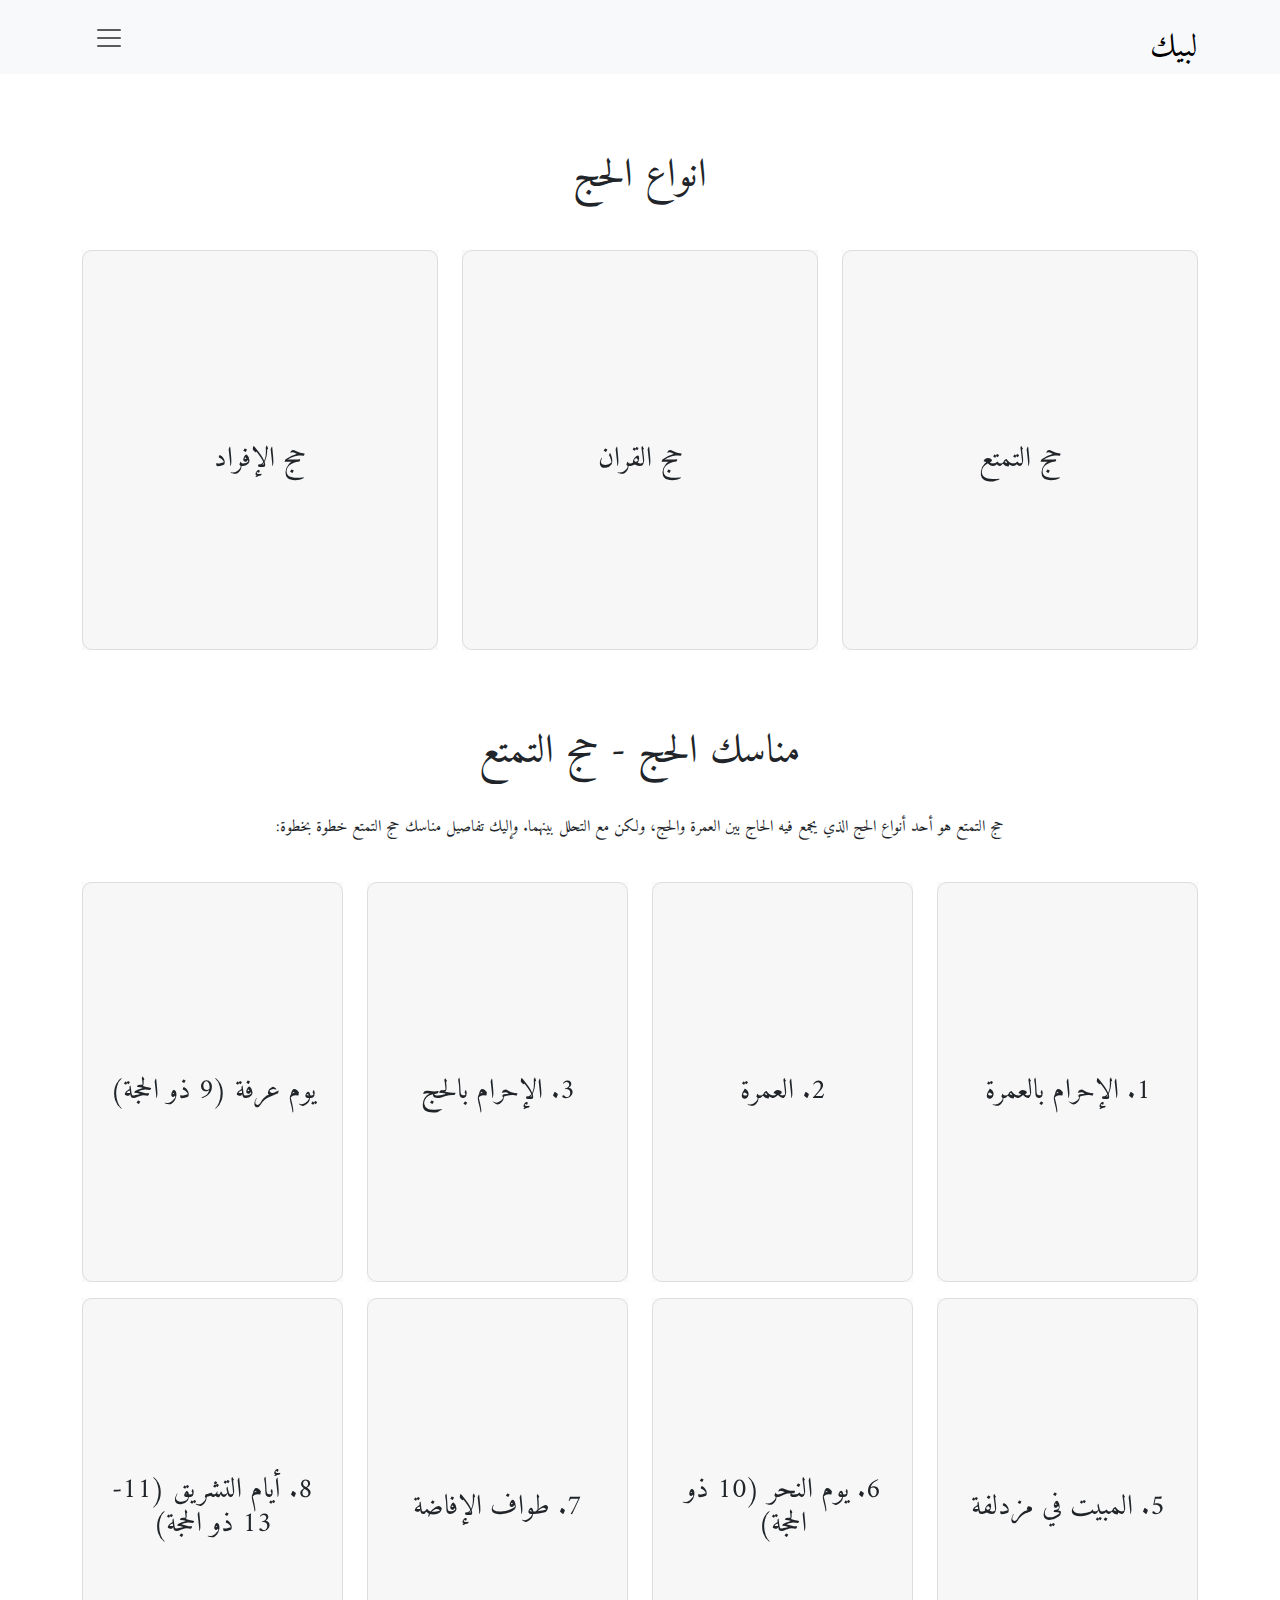
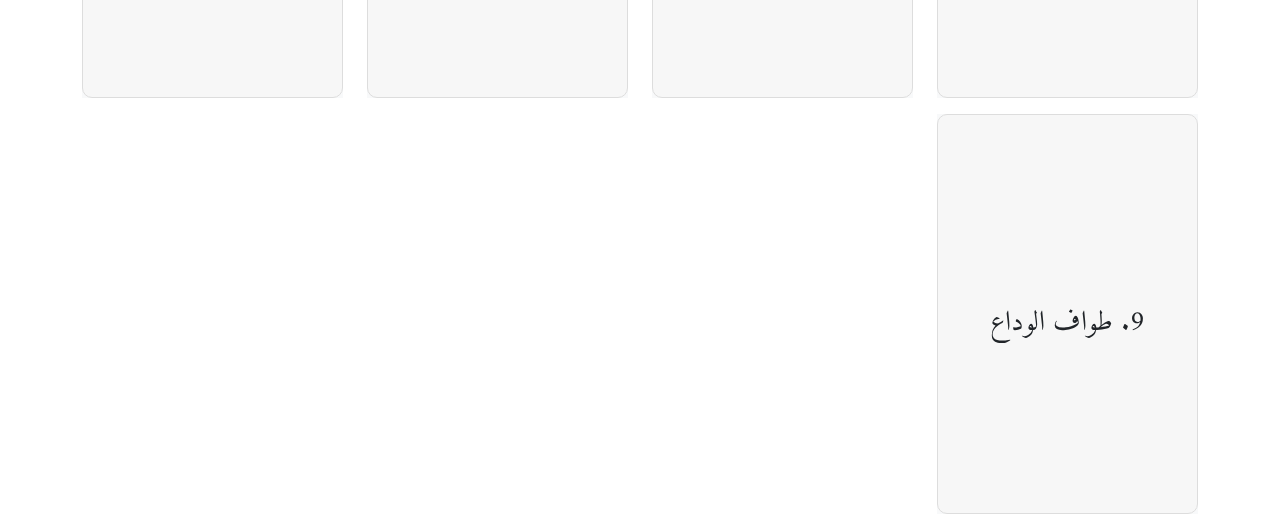
<file: hajj.html>
<!DOCTYPE html>
<html lang="en" dir="rtl">
  <head>
    <meta charset="UTF-8" />
    <meta name="viewport" content="width=device-width, initial-scale=1.0" />
    <title>لبيك</title>
    <!-- font -->
    <link rel="preconnect" href="https://fonts.googleapis.com" />
    <link rel="preconnect" href="https://fonts.gstatic.com" crossorigin />
    <link
      href="https://fonts.googleapis.com/css2?family=Amiri+Quran&display=swap"
      rel="stylesheet"
    />
    <!-- css files -->
    <link rel="stylesheet" href="assets/helpers/all.min.css" />
    <link rel="stylesheet" href="assets/helpers/bootstrap.min.css" />
    <link rel="stylesheet" href="assets/css/global.css" />
    <link rel="stylesheet" href="assets/css/hajj.css" />
  </head>
  <body>
    <!-- Navbar -->
    <nav class="navbar navbar-light bg-light py-2">
      <div class="container d-flex align-items-center">
        <a class="navbar-brand fs-2 m-0" href="index.html">لبيك</a>
        <button class="navbar-toggler" type="button" onclick="openNav()">
          <span class="navbar-toggler-icon"></span>
        </button>
      </div>
    </nav>
    <div id="sideNav" class="sidenav">
      <a href="javascript:void(0)" class="closebtn" onclick="closeNav()"
        >&times;</a
      >
      <ul class="nav flex-column mt-4">
        <li class="nav-item">
          <a href="index.html" class="pe-5"
            ><i class="fa fa-home"></i>الرئيسية</a
          >
        </li>
        <li class="nav-item">
          <a href="hajj.html" class="pe-5">
            <img src="assets/images/hijj.png" alt="" />
            مناسك الحج
          </a>
        </li>
        <li class="nav-item">
          <a href="amra.html" class="pe-5">
            <img src="assets/images/amra.png" alt="" />
            مناسك العمرة
          </a>
        </li>
        <li class="nav-item">
          <a href="azkar.html" class="pe-5">
            <img src="assets/images/hands.png" alt="" />
            الأذكار
          </a>
        </li>
        <li class="nav-item">
          <a href="tawaf.html" class="pe-5">
            <img src="assets/images/walk.png" alt="" />
            الطواف
          </a>
        </li>
        <li class="nav-item">
          <a href="quran.html" class="pe-5">
            <img src="assets/images/quran.png" alt="" />
            القران الكريم
          </a>
        </li>
        <li class="nav-item">
          <a href="chat.html" class="pe-5">
            <i class="fa-regular fa-comments"></i>
            شات
          </a>
        </li>
        <li class="nav-item">
          <a href="map.html" class="pe-5">
            <img src="assets/images/location.png" alt="" />
            وصلنى
          </a>
        </li>
        <li class="nav-item">
          <a href="aboutus.html" class="pe-5">
            <img src="assets/images/about.png" alt="" />
            من نحن
          </a>
        </li>
        <li class="nav-item">
          <a href="contact.html" class="pe-5">
            <i class="fa-regular fa-message"></i>
            تواصل معنا
          </a>
        </li>
        <li class="nav-item">
          <a href="login.html" class="pe-5">
            <i class="fa-solid fa-arrow-right-to-bracket"></i>
            تسجيل الدخول
          </a>
        </li>
      </ul>
    </div>

    <!-- Content -->
    <section class="content">
      <div class="container mt-5">
        <h1 class="text-center py-3 mb-5">انواع الحج</h1>
        <div class="row">
          <div class="col-12 col-lg-4 mb-3 mb-lg-0">
            <div class="flip-card bg-light">
              <div class="flip-card-inner">
                <div class="flip-card-front">
                  <h3 class="card-title">حج التمتع</h3>
                </div>
                <div class="flip-card-back">
                  <p class="card-text">
                    الإحرام بالعمرة: يبدأ الحاج بالنية والإحرام لأداء العمرة في
                    أشهر الحج (شوال، ذو القعدة، وأيام من ذو الحجة حتى يوم
                    التروية). العمرة: عند الوصول إلى مكة، يقوم الحاج بأداء مناسك
                    العمرة وهي الطواف والسعي والحلق أو التقصير. التحلل من
                    الإحرام: بعد إتمام العمرة، يتحلل الحاج من الإحرام ويعود
                    لحياته العادية حتى يوم التروية (8 ذو الحجة). الإحرام بالحج:
                    في يوم التروية، يحرم الحاج مرة أخرى بنية الحج ويؤدي مناسك
                    الحج كاملة.
                  </p>
                </div>
              </div>
            </div>
          </div>
          <div class="col-12 col-lg-4 mb-3 mb-lg-0">
            <div class="flip-card bg-light">
              <div class="flip-card-inner">
                <div class="flip-card-front">
                  <h3 class="card-title">حج القران</h3>
                </div>
                <div class="flip-card-back">
                  <p class="card-text">
                    الإحرام بالعمرة والحج معاً: ينوي الحاج الإحرام بالعمرة والحج
                    معاً منذ البداية. العمرة: عند وصوله إلى مكة، يقوم بالطواف
                    والسعي للعمرة ولا يتحلل من الإحرام. التحلل: يظل الحاج في
                    إحرامه حتى يوم النحر (10 ذو الحجة) ويؤدي مناسك الحج كاملة.
                    الهدي: يجب على الحاج المقرن ذبح الهدي (الأضحية).
                  </p>
                </div>
              </div>
            </div>
          </div>
          <div class="col-12 col-lg-4 mb-3 mb-lg-0">
            <div class="flip-card bg-light">
              <div class="flip-card-inner">
                <div class="flip-card-front">
                  <h3 class="card-title">حج الإفراد</h3>
                </div>
                <div class="flip-card-back">
                  <p class="card-text">
                    الإحرام بالحج فقط: ينوي الحاج الإحرام بالحج فقط من الميقات.
                    الحج: عند وصوله إلى مكة، يؤدي الحاج الطواف والسعي للحج ويبقى
                    في إحرامه حتى يوم النحر (10 ذو الحجة). الهدي: ليس مطلوبًا
                    منه ذبح الهدي، ولكن إذا ذبح فهو مستحب.
                  </p>
                </div>
              </div>
            </div>
          </div>
        </div>
      </div>
    </section>

    <section class="content">
      <div class="container mt-5">
        <h1 class="text-center pt-3">مناسك الحج - حج التمتع</h1>
        <p class="text-center my-5">
          حج التمتع هو أحد أنواع الحج الذي يجمع فيه الحاج بين العمرة والحج، ولكن
          مع التحلل بينهما. وإليك تفاصيل مناسك حج التمتع خطوة بخطوة:
        </p>
        <div class="row">
          <div class="col-12 col-sm-6 col-lg-3 mb-3">
            <div class="flip-card bg-light">
              <div class="flip-card-inner">
                <div class="flip-card-front">
                  <h3 class="card-title">1. الإحرام بالعمرة</h3>
                </div>
                <div class="flip-card-back">
                  <p class="card-text">
                    النية: ينوي الحاج أداء العمرة في أشهر الحج (شوال، ذو القعدة،
                    وأيام من ذو الحجة حتى يوم التروية). الإحرام: يرتدي الحاج
                    ملابس الإحرام (إزار ورداء أبيض للرجال، والنساء يلبسن ملابسهن
                    العادية مع كشف الوجه واليدين). التلبية: يقول الحاج: "لبيك
                    عمرة" ويبدأ بالتلبية: "لبيك اللهم لبيك، لبيك لا شريك لك
                    لبيك، إن الحمد والنعمة لك والملك، لا شريك لك".
                  </p>
                </div>
              </div>
            </div>
          </div>

          <div class="col-12 col-sm-6 col-lg-3 mb-3">
            <div class="flip-card bg-light">
              <div class="flip-card-inner">
                <div class="flip-card-front">
                  <h3 class="card-title">2. العمرة</h3>
                </div>
                <div class="flip-card-back">
                  <p class="card-text">
                    الطواف: عند الوصول إلى مكة، يطوف الحاج بالكعبة سبعة أشواط.
                    الصلاة خلف مقام إبراهيم: يصلي الحاج ركعتين خلف مقام إبراهيم
                    إن أمكن. السعي: يسعى الحاج بين الصفا والمروة سبعة أشواط.
                    التحلل من الإحرام: بعد إتمام العمرة، يتحلل الحاج من الإحرام
                    بالحلق أو التقصير، ويعود لحياته العادية حتى يوم التروية.
                  </p>
                </div>
              </div>
            </div>
          </div>

          <div class="col-12 col-sm-6 col-lg-3 mb-3">
            <div class="flip-card bg-light">
              <div class="flip-card-inner">
                <div class="flip-card-front">
                  <h3 class="card-title">3. الإحرام بالحج</h3>
                </div>
                <div class="flip-card-back">
                  <p class="card-text">
                    الإحرام مرة أخرى: في يوم التروية (8 ذو الحجة)، يحرم الحاج
                    مرة أخرى بنية الحج ويقول: "لبيك حجاً". التوجه إلى منى: يتوجه
                    الحاج إلى منى ويقضي يومه هناك بالصلاة والذكر والمبيت.
                  </p>
                </div>
              </div>
            </div>
          </div>

          <div class="col-12 col-sm-6 col-lg-3 mb-3">
            <div class="flip-card bg-light">
              <div class="flip-card-inner">
                <div class="flip-card-front">
                  <h3 class="card-title">يوم عرفة (9 ذو الحجة)</h3>
                </div>
                <div class="flip-card-back">
                  <p class="card-text">
                    التوجه إلى عرفة: بعد شروق الشمس، يتوجه الحاج إلى عرفة ويقضي
                    اليوم بالدعاء والتضرع إلى الله. خطبة عرفة وصلاة الظهر
                    والعصر: يستمع الحاج إلى خطبة عرفة ويصلي الظهر والعصر جمعًا
                    وقصرًا. الوقوف بعرفة: يبقى الحاج في عرفة حتى غروب الشمس.
                  </p>
                </div>
              </div>
            </div>
          </div>

          <div class="col-12 col-sm-6 col-lg-3 mb-3">
            <div class="flip-card bg-light">
              <div class="flip-card-inner">
                <div class="flip-card-front">
                  <h3 class="card-title">5. المبيت في مزدلفة</h3>
                </div>
                <div class="flip-card-back">
                  <p class="card-text">
                    التوجه إلى مزدلفة: بعد غروب الشمس، يتوجه الحاج إلى مزدلفة
                    ويصلي المغرب والعشاء جمعًا وقصرًا. جمع الجمرات: يجمع الحاج
                    الجمرات ويبيت في مزدلفة حتى الفجر.
                  </p>
                </div>
              </div>
            </div>
          </div>

          <div class="col-12 col-sm-6 col-lg-3 mb-3">
            <div class="flip-card bg-light">
              <div class="flip-card-inner">
                <div class="flip-card-front">
                  <h3 class="card-title">6. يوم النحر (10 ذو الحجة)</h3>
                </div>
                <div class="flip-card-back">
                  <p class="card-text">
                    رمي جمرة العقبة الكبرى: يرمي الحاج جمرة العقبة الكبرى بسبع
                    حصيات. ذبح الهدي: يقوم الحاج بذبح الهدي (الأضحية). الحلق أو
                    التقصير: يحلق الرجال رؤوسهم أو يقصرون شعرهم، وتقصّر النساء
                    من أطراف شعرهن. التحلل الأصغر: بعد هذه الأعمال، يتحلل الحاج
                    التحلل الأصغر ويجوز له كل شيء إلا النساء.
                  </p>
                </div>
              </div>
            </div>
          </div>

          <div class="col-12 col-sm-6 col-lg-3 mb-3">
            <div class="flip-card bg-light">
              <div class="flip-card-inner">
                <div class="flip-card-front">
                  <h3 class="card-title">7. طواف الإفاضة</h3>
                </div>
                <div class="flip-card-back">
                  <p class="card-text">
                    العودة إلى مكة: يتوجه الحاج إلى مكة لأداء طواف الإفاضة.
                    السعي بين الصفا والمروة: يسعى الحاج بين الصفا والمروة إن لم
                    يكن قد سعى مع طواف القدوم. التحلل الأكبر: بعد طواف الإفاضة،
                    يتحلل الحاج التحلل الأكبر ويجوز له كل شيء.
                  </p>
                </div>
              </div>
            </div>
          </div>

          <div class="col-12 col-sm-6 col-lg-3 mb-3">
            <div class="flip-card bg-light">
              <div class="flip-card-inner">
                <div class="flip-card-front">
                  <h3 class="card-title">8. أيام التشريق (11-13 ذو الحجة)</h3>
                </div>
                <div class="flip-card-back">
                  <p class="card-text">
                    رمي الجمرات الثلاث: يعود الحاج إلى منى ويرمي الجمرات الثلاث
                    (الجمرة الصغرى، الجمرة الوسطى، الجمرة الكبرى) في كل يوم من
                    أيام التشريق. المبيت في منى: يبيت الحاج في منى خلال أيام
                    التشريق.
                  </p>
                </div>
              </div>
            </div>
          </div>

          <div class="col-12 col-sm-6 col-lg-3 mb-3">
            <div class="flip-card bg-light">
              <div class="flip-card-inner">
                <div class="flip-card-front">
                  <h3 class="card-title">9. طواف الوداع</h3>
                </div>
                <div class="flip-card-back">
                  <p class="card-text">
                    العودة إلى مكة: بعد انتهاء مناسك الحج، يتوجه الحاج إلى مكة
                    لأداء طواف الوداع. مغادرة مكة: بعد طواف الوداع، يغادر الحاج
                    مكة. هذه هي مناسك حج التمتع بالتفصيل. يجب على الحاج الالتزام
                    بالترتيب والأركان لضمان صحة الحج.
                  </p>
                </div>
              </div>
            </div>
          </div>
        </div>
      </div>
    </section>

    <script src="assets/js/bootstrap.min.js"></script>
    <script src="assets/js/global.js"></script>
  </body>
</html>
</file>
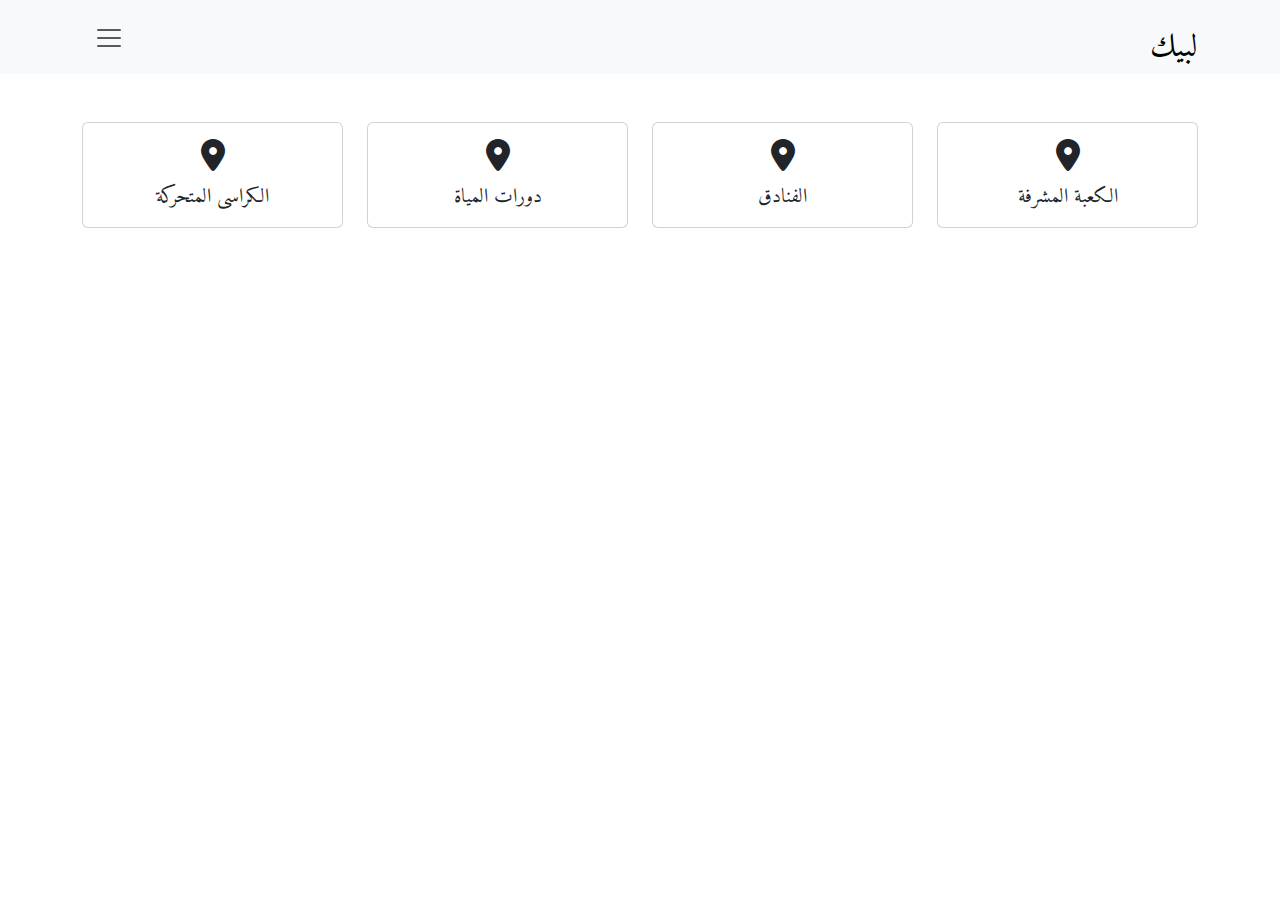
<file: map.html>
<!DOCTYPE html>
<html lang="en" dir="rtl">
  <head>
    <meta charset="UTF-8" />
    <meta name="viewport" content="width=device-width, initial-scale=1.0" />
    <title>لبيك</title>
    <!-- font -->
    <link rel="preconnect" href="https://fonts.googleapis.com" />
    <link rel="preconnect" href="https://fonts.gstatic.com" crossorigin />
    <link
      href="https://fonts.googleapis.com/css2?family=Amiri+Quran&display=swap"
      rel="stylesheet"
    />
    <!-- css files -->
    <link rel="stylesheet" href="assets/helpers/all.min.css" />
    <link rel="stylesheet" href="assets/helpers/bootstrap.min.css" />
    <link rel="stylesheet" href="assets/css/global.css" />
    <link rel="stylesheet" href="assets/css/map.css" />
  </head>
  <body>
    <!-- Navbar -->
    <nav class="navbar navbar-light bg-light py-2">
      <div class="container d-flex align-items-center">
        <a class="navbar-brand fs-2 m-0" href="index.html">لبيك</a>
        <button class="navbar-toggler" type="button" onclick="openNav()">
          <span class="navbar-toggler-icon"></span>
        </button>
      </div>
    </nav>
    <div id="sideNav" class="sidenav">
      <a href="javascript:void(0)" class="closebtn" onclick="closeNav()"
        >&times;</a
      >
      <ul class="nav flex-column mt-4">
        <li class="nav-item">
          <a href="index.html" class="pe-5"
            ><i class="fa fa-home"></i>الرئيسية</a
          >
        </li>
        <li class="nav-item">
          <a href="hajj.html" class="pe-5">
            <img src="assets/images/hijj.png" alt="" />
            مناسك الحج
          </a>
        </li>
        <li class="nav-item">
          <a href="amra.html" class="pe-5">
            <img src="assets/images/amra.png" alt="" />
            مناسك العمرة
          </a>
        </li>
        <li class="nav-item">
          <a href="azkar.html" class="pe-5">
            <img src="assets/images/hands.png" alt="" />
            الأذكار
          </a>
        </li>
        <li class="nav-item">
          <a href="tawaf.html" class="pe-5">
            <img src="assets/images/walk.png" alt="" />
            الطواف
          </a>
        </li>
        <li class="nav-item">
          <a href="quran.html" class="pe-5">
            <img src="assets/images/quran.png" alt="" />
            القران الكريم
          </a>
        </li>
        <li class="nav-item">
          <a href="chat.html" class="pe-5">
            <i class="fa-regular fa-comments"></i>
            شات
          </a>
        </li>
        <li class="nav-item">
          <a href="map.html" class="pe-5">
            <img src="assets/images/location.png" alt="" />
            وصلنى
          </a>
        </li>
        <li class="nav-item">
          <a href="aboutus.html" class="pe-5">
            <img src="assets/images/about.png" alt="" />
            من نحن
          </a>
        </li>
        <li class="nav-item">
          <a href="contact.html" class="pe-5">
            <i class="fa-regular fa-message"></i>
            تواصل معنا
          </a>
        </li>
        <li class="nav-item">
          <a href="login.html" class="pe-5">
            <i class="fa-solid fa-arrow-right-to-bracket"></i>
            تسجيل الدخول
          </a>
        </li>
      </ul>
    </div>

    <!-- chat -->
    <section class="content">
      <div class="container mt-5">
        <div class="row">
          <div class="col-md-3">
            <div class="card text-center">
              <div class="card-body">
                <i class="fas fa-map-marker-alt card-icon"></i>
                <h5 class="card-title mt-2">الكعبة المشرفة</h5>
              </div>
            </div>
          </div>
          <div class="col-md-3">
            <div class="card text-center">
              <div class="card-body">
                <i class="fas fa-map-marker-alt card-icon"></i>
                <h5 class="card-title mt-2">الفنادق</h5>
              </div>
            </div>
          </div>
          <div class="col-md-3">
            <div class="card text-center">
              <div class="card-body">
                <i class="fas fa-map-marker-alt card-icon"></i>
                <h5 class="card-title mt-2">دورات المياة</h5>
              </div>
            </div>
          </div>
          <div class="col-md-3">
            <div class="card text-center">
              <div class="card-body">
                <i class="fas fa-map-marker-alt card-icon"></i>
                <h5 class="card-title mt-2">الكراسى المتحركة</h5>
              </div>
            </div>
          </div>
        </div>
      </div>
    </section>

    <!-- map -->
    <section class="map">
      <div class="container">
        <iframe
          src="https://www.google.com/maps/embed?pb=!1m14!1m8!1m3!1d1857.0825949198875!2d39.82603139629516!3d21.42275111784847!3m2!1i1024!2i768!4f13.1!3m3!1m2!1s0x15c204b74c28d467%3A0xb2f543a618225767!2z2KfZhNmD2LnYqNip!5e0!3m2!1sar!2seg!4v1717241586218!5m2!1sar!2seg"
          width="100%"
          height="450"
          style="border: 0"
          allowfullscreen=""
          loading="lazy"
          referrerpolicy="no-referrer-when-downgrade"
        ></iframe>
      </div>
    </section>

    <script src="assets/js/bootstrap.min.js"></script>
    <script src="assets/js/global.js"></script>
  </body>
</html>
</file>
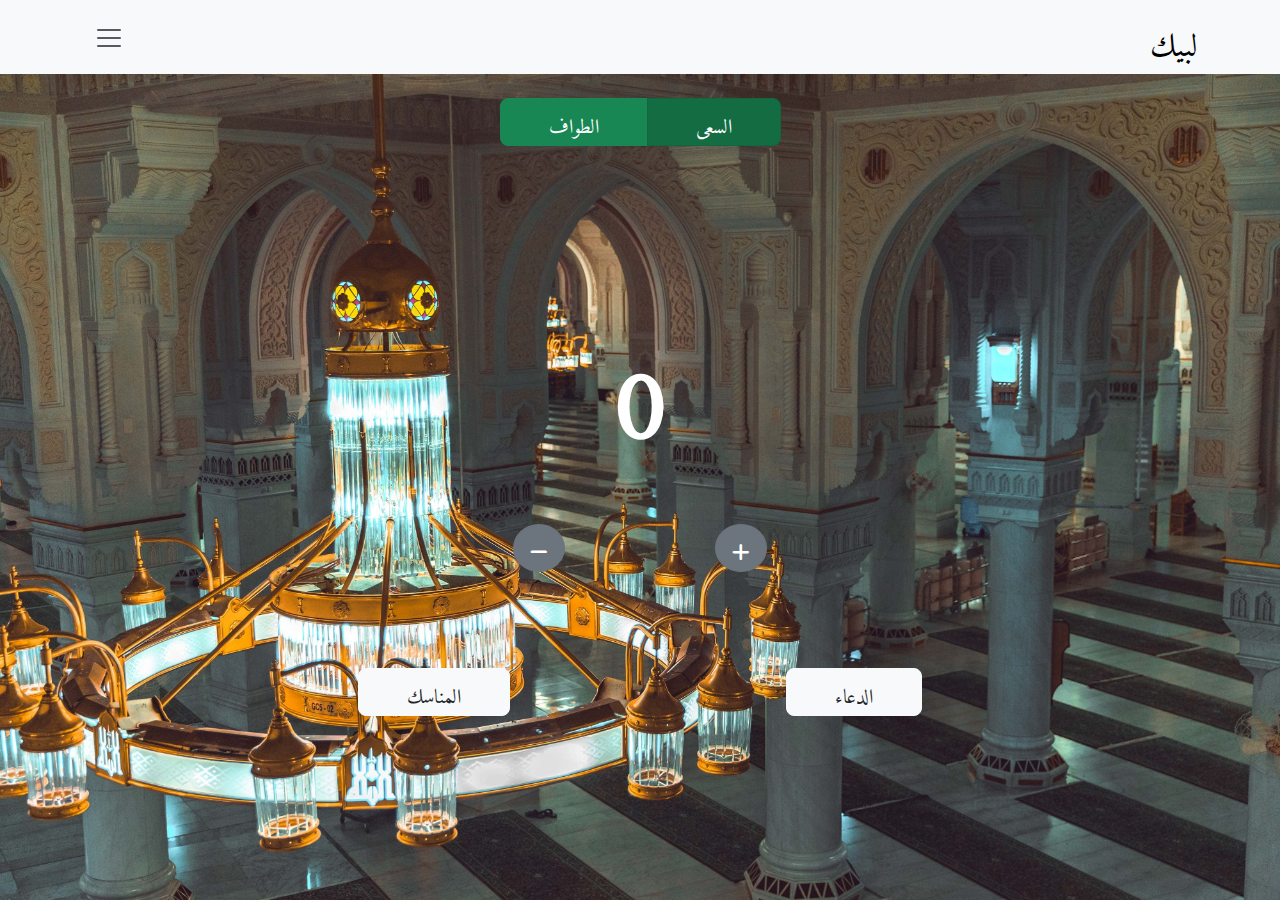
<file: tawaf.html>
<!DOCTYPE html>
<html lang="en" dir="rtl">
  <head>
    <meta charset="UTF-8" />
    <meta name="viewport" content="width=device-width, initial-scale=1.0" />
    <title>لبيك</title>
    <!-- font -->
    <link rel="preconnect" href="https://fonts.googleapis.com" />
    <link rel="preconnect" href="https://fonts.gstatic.com" crossorigin />
    <link
      href="https://fonts.googleapis.com/css2?family=Amiri+Quran&display=swap"
      rel="stylesheet"
    />
    <!-- css files -->
    <link rel="stylesheet" href="assets/helpers/all.min.css" />
    <link rel="stylesheet" href="assets/helpers/bootstrap.min.css" />
    <link rel="stylesheet" href="assets/css/global.css" />
    <link rel="stylesheet" href="assets/css/tawaf.css" />
  </head>
  <body>
    <!-- Navbar -->
    <nav class="navbar navbar-light bg-light py-2">
      <div class="container d-flex align-items-center">
        <a class="navbar-brand fs-2 m-0" href="index.html">لبيك</a>
        <button class="navbar-toggler" type="button" onclick="openNav()">
          <span class="navbar-toggler-icon"></span>
        </button>
      </div>
    </nav>
    <div id="sideNav" class="sidenav">
      <a href="javascript:void(0)" class="closebtn" onclick="closeNav()"
        >&times;</a
      >
      <ul class="nav flex-column mt-4">
        <li class="nav-item">
          <a href="index.html" class="pe-5"
            ><i class="fa fa-home"></i>الرئيسية</a
          >
        </li>
        <li class="nav-item">
          <a href="hajj.html" class="pe-5">
            <img src="assets/images/hijj.png" alt="" />
            مناسك الحج
          </a>
        </li>
        <li class="nav-item">
          <a href="amra.html" class="pe-5">
            <img src="assets/images/amra.png" alt="" />
            مناسك العمرة
          </a>
        </li>
        <li class="nav-item">
          <a href="azkar.html" class="pe-5">
            <img src="assets/images/hands.png" alt="" />
            الأذكار
          </a>
        </li>
        <li class="nav-item">
          <a href="tawaf.html" class="pe-5">
            <img src="assets/images/walk.png" alt="" />
            الطواف
          </a>
        </li>
        <li class="nav-item">
          <a href="quran.html" class="pe-5">
            <img src="assets/images/quran.png" alt="" />
            القران الكريم
          </a>
        </li>
        <li class="nav-item">
          <a href="chat.html" class="pe-5">
            <i class="fa-regular fa-comments"></i>
            شات
          </a>
        </li>
        <li class="nav-item">
          <a href="map.html" class="pe-5">
            <img src="assets/images/location.png" alt="" />
            وصلنى
          </a>
        </li>
        <li class="nav-item">
          <a href="aboutus.html" class="pe-5">
            <img src="assets/images/about.png" alt="" />
            من نحن
          </a>
        </li>
        <li class="nav-item">
          <a href="contact.html" class="pe-5">
            <i class="fa-regular fa-message"></i>
            تواصل معنا
          </a>
        </li>
        <li class="nav-item">
          <a href="login.html" class="pe-5">
            <i class="fa-solid fa-arrow-right-to-bracket"></i>
            تسجيل الدخول
          </a>
        </li>
      </ul>
    </div>

    <!-- main -->
    <div id="counterContainer" class="counterContainer py-4">
      <div class="d-flex justify-content-center">
        <div class="btn-group case-btns" role="group" dir="ltr">
          <button id="tawaf-btn" class="btn btn-success text-white btn-lg px-5">
            الطواف
          </button>
          <button
            id="saii-btn"
            class="btn btn-success text-white btn-lg px-5 active"
          >
            السعى
          </button>
        </div>
      </div>

      <div class="counter-block saiiCounter">
        <div class="container">
          <div class="counter-container">
            <div class="counter">
              <span id="counterValue">0</span>
              <svg width="100%" height="100%">
                <circle
                  cx="100"
                  cy="100"
                  r="90"
                  stroke="lightgreen"
                  stroke-width="10"
                  fill="none"
                />
              </svg>
            </div>
            <div class="buttons">
              <button
                id="incrementBtn"
                class="btn btn-secondary text-white btn-lg rounded-circle"
              >
                <i class="fa fa-plus"></i>
              </button>
              <button
                id="decrementBtn"
                class="btn btn-secondary text-white btn-lg rounded-circle"
              >
                <i class="fa fa-minus"></i>
              </button>
            </div>
          </div>

          <div class="btns d-flex justify-content-evenly mt-5 pt-5">
            <button class="btn btn-light px-5 text-dark btn-lg" id="duaBtn">
              الدعاء
            </button>
            <!-- Modal -->
            <div
              class="modal fade"
              id="duaModal"
              tabindex="-1"
              aria-labelledby="duaModalLabel"
              aria-hidden="true"
            >
              <div class="modal-dialog">
                <div class="modal-content">
                  <div class="modal-body">
                    <div class="dua-container">
                      <div class="dua">
                        <p><strong>عند الصعود إلى الصفا:</strong></p>
                        <p>
                          إن الصفا والمروة من شعائر الله، أبدأ بما بدأ الله به
                        </p>
                        <p>
                          الله أكبر، الله أكبر، الله أكبر، لا إله إلا الله وحده
                          لا شريك له، له الملك وله الحمد، وهو على كل شيء قدير،
                          لا إله إلا الله وحده، أنجز وعده، ونصر عبده، وهزم
                          الأحزاب وحده
                        </p>
                        <p>رب اغفر وارحم، إنك أنت الأعز الأكرم</p>
                      </div>
                      <div class="dua">
                        <p><strong>عند السعي بين الصفا والمروة:</strong></p>
                        <p>اللهم اجعل فيه شفاء وسلامة وعافية</p>
                        <p>
                          ربنا آتنا في الدنيا حسنة وفي الآخرة حسنة وقنا عذاب
                          النار
                        </p>
                      </div>
                    </div>
                  </div>
                  <div class="modal-footer">
                    <button
                      type="button"
                      class="btn btn-secondary"
                      data-bs-dismiss="modal"
                    >
                      إغلاق
                    </button>
                  </div>
                </div>
              </div>
            </div>
            <button class="btn btn-light px-5 text-dark btn-lg" id="manasikBtn">
              المناسك
            </button>

            <!-- Modal -->
            <div
              class="modal fade"
              id="manasikModal"
              tabindex="-1"
              aria-labelledby="manasikModalLabel"
              aria-hidden="true"
            >
              <div class="modal-dialog">
                <div class="modal-content">
                  <div class="modal-body">
                    <div class="content-container">
                      <div class="step">
                        <div class="step-title">النية</div>
                        <div class="step-content">
                          أنوي السعي بين الصفا والمروة سبعة أشواط تقربًا لله
                          تعالى.
                        </div>
                      </div>
                      <div class="step">
                        <div class="step-title">البدء من الصفا</div>
                        <div class="step-content">
                          يبدأ الساعي بالصفا ويقرأ قوله تعالى: "إن الصفا والمروة
                          من شعائر الله" (البقرة: 158).
                        </div>
                      </div>
                      <div class="step">
                        <div class="step-title">الصعود على الصفا</div>
                        <div class="step-content">
                          يصعد الساعي على الصفا حتى يرى الكعبة إن أمكن، ويكبر
                          ثلاثًا ويقول: "الله أكبر، الله أكبر، الله أكبر، لا إله
                          إلا الله وحده لا شريك له، له الملك وله الحمد، وهو على
                          كل شيء قدير".
                        </div>
                      </div>
                      <div class="step">
                        <div class="step-title">الدعاء عند الصفا</div>
                        <div class="step-content">
                          يدعو الله بما شاء، ويكرر التكبير والدعاء ثلاث مرات.
                        </div>
                      </div>
                      <div class="step">
                        <div class="step-title">السعي بين الصفا والمروة</div>
                        <div class="step-content">
                          يسعى الساعي بين الصفا والمروة سبعة أشواط، يبدأ من
                          الصفا وينتهي بالمروة، وعند الوصول إلى العلم الأخضر
                          يسرع في السعي (الهرولة) بين العلمين.
                        </div>
                      </div>
                      <div class="step">
                        <div class="step-title">الدعاء عند المروة</div>
                        <div class="step-content">
                          عند الوصول إلى المروة، يصعد عليها ويكبر ثلاثًا ويقول:
                          "الله أكبر، الله أكبر، الله أكبر، لا إله إلا الله وحده
                          لا شريك له، له الملك وله الحمد، وهو على كل شيء قدير".
                        </div>
                      </div>
                      <div class="step">
                        <div class="step-title">إتمام الأشواط السبعة</div>
                        <div class="step-content">
                          يستمر الساعي في السعي بين الصفا والمروة حتى يكمل سبعة
                          أشواط، يبدأ من الصفا وينتهي بالمروة.
                        </div>
                      </div>
                      <div class="step">
                        <div class="step-title">الدعاء العام خلال السعي</div>
                        <div class="step-content">
                          يمكن للساعي أن يدعو بما يشاء من الأدعية خلال السعي بين
                          الصفا والمروة.
                        </div>
                      </div>
                    </div>
                  </div>
                  <div class="modal-footer">
                    <button
                      type="button"
                      class="btn btn-secondary"
                      data-bs-dismiss="modal"
                    >
                      إغلاق
                    </button>
                  </div>
                </div>
              </div>
            </div>
          </div>
        </div>
      </div>
    </div>

    <script src="assets/js/bootstrap.min.js"></script>
    <script src="assets/js/global.js"></script>
    <script src="assets/js/tawaf.js"></script>
  </body>
</html>
</file>
<file: assets/css/global.css>
* {
  margin: 0;
  padding: 0;
  box-sizing: border-box;
}

body {
  font-family: "Amiri Quran", serif;
  font-weight: 400;
  font-style: normal;
}

.sidenav {
  height: 100%;
  width: 0;
  position: fixed;
  z-index: 1;
  top: 0;
  right: 0;
  background-color: #f7f7f7;
  overflow-x: hidden;
  transition: 0.5s;
  padding-top: 60px;
}

button.navbar-toggler,
button.navbar-toggler:active {
  border: 0;
  outline: none;
  box-shadow: none;
}

.sidenav a {
  padding: 7px 0;
  text-decoration: none;
  font-size: 20px;
  color: white;
  display: block;
  transition: 0.3s;
  color: black;
  display: flex;
  align-items: center;
  gap: 15px;
}

.sidenav a img {
  width: 24px;
}

.sidenav a:hover {
  background-color: #57575749;
}

.sidenav a.closebtn {
  padding: 10px;
  background-color: unset;
}

.sidenav .closebtn {
  position: absolute;
  top: 20px;
  right: 25px;
  font-size: 36px;
  margin-left: 50px;
}
</file>
<file: assets/css/index.css>
main {
  gap: 90px;
  padding: 50px 0;
  display: flex;
  align-items: center;
  flex-direction: column;
  background-size: cover;
  justify-content: center;
  min-height: calc(100vh - 70px);
  background-position: center center;
  background-image: url("../images/img2.jpeg");
}

main h1 {
  color: white;
  font-size: 80px;
}

main .card {
  width: 100%;
  max-width: 600px;
  border: none;
  border-radius: 10px;
  box-shadow: 0 4px 8px rgba(0, 0, 0, 0.1);
}

main .card-title {
  margin-bottom: 20px;
}

main .prayer-time {
  display: flex;
  flex-direction: column;
  align-items: center;
  margin: 10px;
}

main .card i {
  color: goldenrod;
}

main .prayer-time i {
  font-size: 2em;
  margin-bottom: 10px;
}

main .prayer-time span {
  font-size: 1.2em;
}

.block {
  height: 160px;
  overflow: hidden;
  position: relative;
  border-radius: 10px;
  border: 1px solid #ddd;
  transition: 0.5s;
  box-shadow: 0 4px 8px rgba(0, 0, 0, 0.1);
}

.block:hover {
  transform: translateY(-10px);
  box-shadow: 0 8px 16px 0 rgba(0, 0, 0, 0.2);
}

.block-title {
  color: #333;
  font-size: 1.25em;
  position: absolute;
  right: 5px;
  bottom: 0px;
  padding: 10px;
  border-radius: 5px;
  background-color: white;
}

.block img {
  height: 100%;
  width: 100%;
}
</file>
<file: assets/css/amra.css>
.flip-card {
  background-color: transparent;
  min-width: 220px;
  height: 400px;
  perspective: 1000px;
}

.flip-card-inner {
  position: relative;
  width: 100%;
  height: 100%;
  text-align: center;
  transition: transform 0.6s;
  transform-style: preserve-3d;
}

.flip-card:hover .flip-card-inner {
  transform: rotateY(180deg);
}

.flip-card-front,
.flip-card-back {
  position: absolute;
  width: 100%;
  height: 100%;
  backface-visibility: hidden;
  display: flex;
  align-items: center;
  justify-content: center;
  border: 1px solid #ddd;
  border-radius: 10px;
  padding: 20px;
}

.flip-card-front {
  background-color: #f7f7f7;
}

.flip-card-back {
  background-color: #192d23;
  color: white;
  transform: rotateY(180deg);
}
</file>
<file: assets/css/azkar.css>
.card {
  margin-bottom: 20px;
}
.card-header {
  background-color: #192d23;
  color: white;
  font-weight: bold;
  padding: 10px 15px;
}
.card-body {
  background-color: #f9f9f9;
}
</file>
<file: assets/css/chat.css>
body {
  background-size: cover;
  background-position: center center;
  background-image: url("../images/img3.jpeg");
}

.chat-container {
  max-width: 600px;
  margin: auto;
  margin-top: 50px;
  border: 1px solid #ddd;
  border-radius: 10px;
  padding: 10px;
  background-color: #f9f9f9bb;
}
.messages {
  height: 400px;
  overflow-y: auto;
  padding: 10px;
  border-bottom: 1px solid #ddd;
}
.message {
  margin-bottom: 15px;
}
.message .sender {
  font-weight: bold;
}
.message .text {
  margin-left: 20px;
}
.input-group {
  margin-top: 10px;
}
</file>
<file: assets/css/contact.css>
body {
  background-size: cover;
  background-position: center center;
  background-image: url("../images/img3.jpeg");
}

.contact-form .container {
  background-color: rgba(255, 255, 255, 0.897);
}
</file>
<file: assets/css/hajj.css>
.flip-card {
  background-color: transparent;
  min-width: 220px;
  height: 400px;
  perspective: 1000px;
}

.flip-card-inner {
  position: relative;
  width: 100%;
  height: 100%;
  text-align: center;
  transition: transform 0.6s;
  transform-style: preserve-3d;
}

.flip-card:hover .flip-card-inner {
  transform: rotateY(180deg);
}

.flip-card-front,
.flip-card-back {
  position: absolute;
  width: 100%;
  height: 100%;
  backface-visibility: hidden;
  display: flex;
  align-items: center;
  justify-content: center;
  border: 1px solid #ddd;
  border-radius: 10px;
  padding: 20px;
}

.flip-card-front {
  background-color: #f7f7f7;
}

.flip-card-back {
  background-color: #192d23;
  color: white;
  transform: rotateY(180deg);
}
</file>
<file: assets/css/map.css>
.card {
  transition: 0.5s;
  margin-bottom: 20px;
}

.card:hover {
  cursor: pointer;
  background-color: #f5f5f5;
}

.card-icon {
  font-size: 2rem;
}
</file>
<file: assets/css/tawaf.css>
.counterContainer {
  height: calc(100vh - 74px);
  background-size: cover;
  background-position: center center;
}

.defult {
  background-image: url("../images/saii.jpeg");
}

.bg-1 {
  background-image: url("../images/tawaf.jpeg");
}
.bg-2 {
  background-image: url("../images/saii.jpeg");
}

.counter-block {
  display: flex;
  align-items: center;
  justify-content: center;
  height: calc(100% - 50px);
}

.counter-container {
  display: flex;
  flex-direction: column;
  align-items: center;
}

.counter {
  width: 200px;
  height: 200px;
  text-align: center;
  font-size: 100px;
  font-weight: bold;
  margin-bottom: 20px;
  position: relative;
  color: white;
}

.counter svg {
  position: absolute;
  top: 0;
  left: 0;
  transform: rotate(-90deg);
}

.buttons {
  display: flex;
  gap: 150px;
}
</file>
